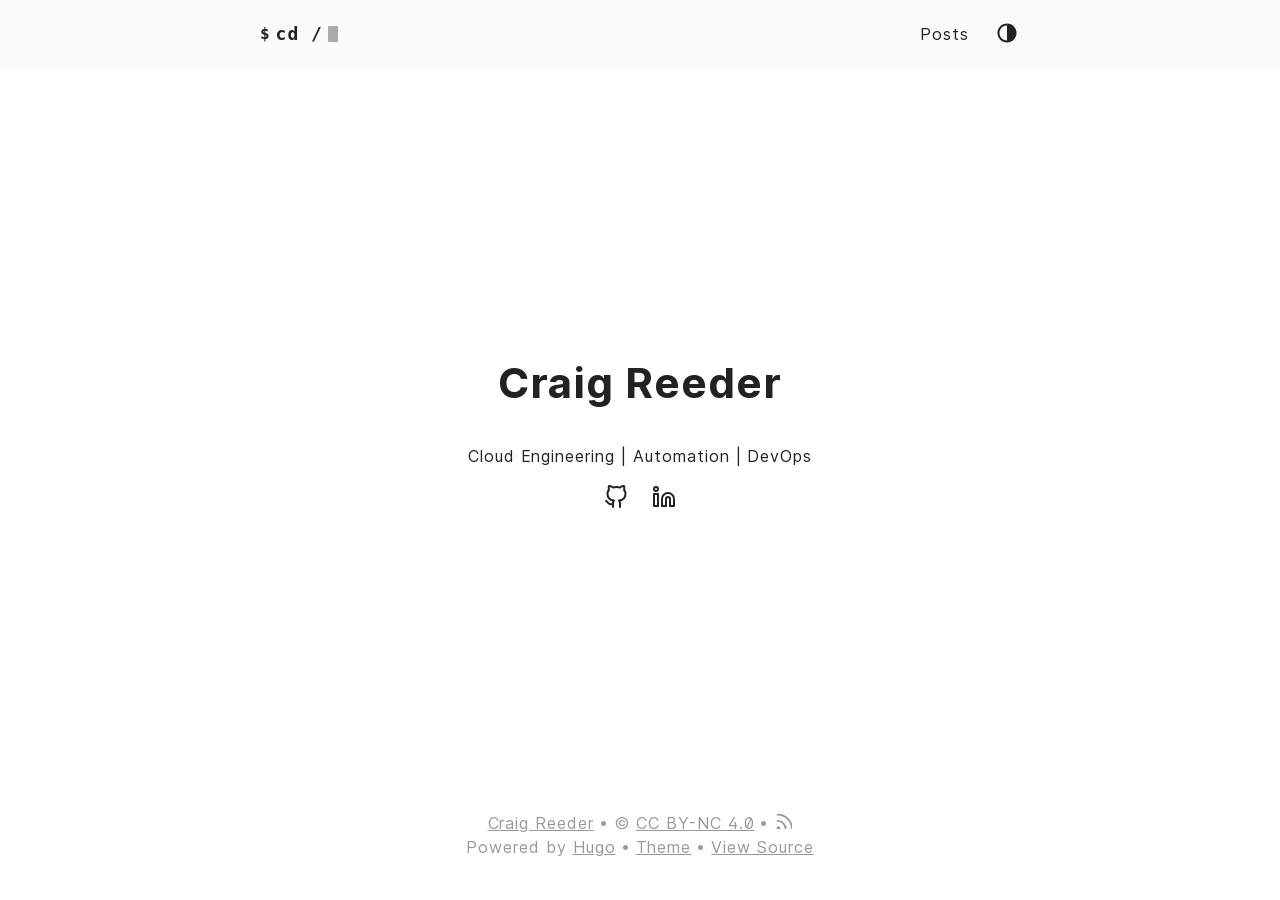
<file: index.html>
<!doctype html><html lang=en data-theme=light><head><meta name=generator content="Hugo 0.161.0"><meta charset=UTF-8><meta http-equiv=X-UA-Compatible content="ie=edge"><meta name=viewport content="width=device-width,initial-scale=1,shrink-to-fit=no"><meta name=author content="Craig Reeder "><meta name=description content="Cloud Engineering | Automation | DevOps"><meta name=keywords content="homepage,blog,devops,automation,system administration,cloud,aws,ansible,terraform,portfolio"><meta name=robots content="noodp"><meta name=theme-color content><link rel=canonical href=https://abyss.dev/><title>Craig Reeder</title><link rel=stylesheet href=/main.min.c5ee8e3b70120ed40d5149abab98e89cf073a02d7d912edf591c8bf8a8421935.css integrity="sha256-xe6OO3ASDtQNUUmrq5jonPBzoC19kS7fWRyL+KhCGTU=" crossorigin=anonymous><link rel=apple-touch-icon sizes=180x180 href=/apple-touch-icon.png><link rel=icon type=image/png sizes=32x32 href=/favicon-32x32.png><link rel=icon type=image/png sizes=16x16 href=/favicon-16x16.png><link rel=manifest href=/site.webmanifest><link rel=mask-icon href=/safari-pinned-tab.svg color><link rel="shortcut icon" href=/favicon.ico><meta name=msapplication-TileColor content><meta itemprop=name content="Craig Reeder"><meta itemprop=description content="Thoughts from a Cloud Engineer and DevOps Enthusiast"><meta itemprop=datePublished content="2020-07-22T00:00:00+00:00"><meta itemprop=dateModified content="2021-05-16T00:00:00+00:00"><meta itemprop=image content="https://cwr.io/"><meta name=twitter:card content="summary_large_image"><meta name=twitter:image content="https://cwr.io/"><meta name=twitter:title content="Craig Reeder"><meta name=twitter:description content="Thoughts from a Cloud Engineer and DevOps Enthusiast"><meta property="og:url" content="https://cwr.io/"><meta property="og:site_name" content="Craig Reeder"><meta property="og:title" content="Craig Reeder"><meta property="og:description" content="Thoughts from a Cloud Engineer and DevOps Enthusiast"><meta property="og:locale" content="en_us"><meta property="og:type" content="website"><meta property="og:image" content="https://cwr.io/"><link rel=alternate type=application/rss+xml href=https://cwr.io/index.xml title="Craig Reeder"><meta charset=UTF-8><meta http-equiv=X-UA-Compatible content="ie=edge"><meta name=viewport content="width=device-width,initial-scale=1,shrink-to-fit=no"><meta name=author content="Craig Reeder "><meta name=description content="Cloud Engineering | Automation | DevOps"><meta name=keywords content="homepage,blog,devops,automation,system administration,cloud,aws,ansible,terraform,portfolio"><meta name=robots content="noodp"><meta name=theme-color content><link rel=canonical href=https://abyss.dev/><title>Craig Reeder</title><link rel=stylesheet href=/main.min.c5ee8e3b70120ed40d5149abab98e89cf073a02d7d912edf591c8bf8a8421935.css integrity="sha256-xe6OO3ASDtQNUUmrq5jonPBzoC19kS7fWRyL+KhCGTU=" crossorigin=anonymous><link rel=apple-touch-icon sizes=180x180 href=/apple-touch-icon.png><link rel=icon type=image/png sizes=32x32 href=/favicon-32x32.png><link rel=icon type=image/png sizes=16x16 href=/favicon-16x16.png><link rel=manifest href=/site.webmanifest><link rel=mask-icon href=/safari-pinned-tab.svg color><link rel="shortcut icon" href=/favicon.ico><meta name=msapplication-TileColor content><meta itemprop=name content="Craig Reeder"><meta itemprop=description content="Thoughts from a Cloud Engineer and DevOps Enthusiast"><meta itemprop=datePublished content="2020-07-22T00:00:00+00:00"><meta itemprop=dateModified content="2021-05-16T00:00:00+00:00"><meta itemprop=image content="https://cwr.io/"><meta name=twitter:card content="summary_large_image"><meta name=twitter:image content="https://cwr.io/"><meta name=twitter:title content="Craig Reeder"><meta name=twitter:description content="Thoughts from a Cloud Engineer and DevOps Enthusiast"><meta property="og:url" content="https://cwr.io/"><meta property="og:site_name" content="Craig Reeder"><meta property="og:title" content="Craig Reeder"><meta property="og:description" content="Thoughts from a Cloud Engineer and DevOps Enthusiast"><meta property="og:locale" content="en_us"><meta property="og:type" content="website"><meta property="og:image" content="https://cwr.io/"><link rel=alternate type=application/rss+xml href=https://cwr.io/index.xml title="Craig Reeder"></head><body><div class=container><header class=header><span class=header__inner><a href=/ style=text-decoration:none><div class=logo><span class=logo__mark>$</span>
<span class=logo__text>cd /</span>
<span class=logo__cursor style=background-color:#aaa></span></div></a><span class=header__right><nav class=menu><ul class=menu__inner><li><a href=/posts>Posts</a></li></ul></nav><span class=menu-trigger><svg viewBox="0 0 24 24"><path d="M0 0h24v24H0z" fill="none"/><path d="M3 18h18v-2H3v2zm0-5h18v-2H3v2zm0-7v2h18V6H3z"/></svg>
</span><span class="theme-toggle not-selectable"><svg class="theme-toggler" width="24" height="24" viewBox="0 0 48 48" fill="none"><path d="M22 41c10.4934.0 19-8.5066 19-19C41 11.5066 32.4934 3 22 3 11.5066 3 3 11.5066 3 22s8.5066 19 19 19zM7 22C7 13.7157 13.7157 7 22 7V37C13.7157 37 7 30.2843 7 22z"/></svg></span></span></span></header><div class=content-center><main><div><h1>Craig Reeder</h1><p>Cloud Engineering | Automation | DevOps</p><div>&nbsp; <a href=https://github.com/abyss rel="me noopener" title=" Social: Github"><svg width="24" height="24" viewBox="0 0 24 24" fill="none" stroke="currentColor" stroke-width="2" stroke-linecap="round" stroke-linejoin="round"><path d="M9 19c-5 1.5-5-2.5-7-3m14 6v-3.87a3.37 3.37.0 00-.94-2.61c3.14-.35 6.44-1.54 6.44-7A5.44 5.44.0 0020 4.77 5.07 5.07.0 0019.91 1S18.73.65 16 2.48a13.38 13.38.0 00-7 0C6.27.65 5.09 1 5.09 1A5.07 5.07.0 005 4.77 5.44 5.44.0 003.5 8.55c0 5.42 3.3 6.61 6.44 7A3.37 3.37.0 009 18.13V22"/></svg></a> &nbsp;&nbsp; <a href=https://www.linkedin.com/in/craig-reeder/ rel="me noopener" title=" Social: Linkedin"><svg width="24" height="24" viewBox="0 0 24 24" fill="none" stroke="currentColor" stroke-width="2" stroke-linecap="round" stroke-linejoin="round"><path d="M16 8a6 6 0 016 6v7h-4v-7a2 2 0 00-2-2 2 2 0 00-2 2v7h-4v-7a6 6 0 016-6z"/><rect x="2" y="9" width="4" height="12"/><circle cx="4" cy="4" r="2"/></svg></a> &nbsp;</div></div></main></div><footer class=footer><div class=footer__inner><div class=footer__content><span><a href=https://cwr.io/>Craig Reeder</a></span>
<span>&copy; <a href=https://creativecommons.org/licenses/by-nc/4.0/ target=_blank rel=noopener>CC BY-NC 4.0</a></span>
<span><a href=https://cwr.io/posts/index.xml target=_blank title=rss><svg width="18" height="18" viewBox="0 0 20 20" fill="none" stroke="currentColor" stroke-width="2" stroke-linecap="round" stroke-linejoin="round" class="feather feather-rss"><path d="M4 11a9 9 0 019 9"/><path d="M4 4a16 16 0 0116 16"/><circle cx="5" cy="19" r="1"/></svg></a></span></div></div><div class=footer__inner><div class=footer__content><span>Powered by <a href=http://gohugo.io>Hugo</a></span><span><a href=https://github.com/abyss/hugo-theme-hello-abyss/>Theme</a></span><span><a href=https://github.com/abyss/abyss.dev>View Source</a></span></div></div></footer></div><script type=text/javascript src=/bundle.min.2e38cc4d60e87c209e60d65dc8d41c80f86df7e5b7dbb271e1138828fd01947fe6b0059ada907ccf2cf46d058e35cceee97aae699b4c74293cb27e7500349b1a.js integrity="sha512-LjjMTWDofCCeYNZdyNQcgPht9+W327Jx4ROIKP0BlH/msAWa2pB8zyz0bQWONczu6XquaZtMdCk8sn51ADSbGg=="></script></body></html>
</file>
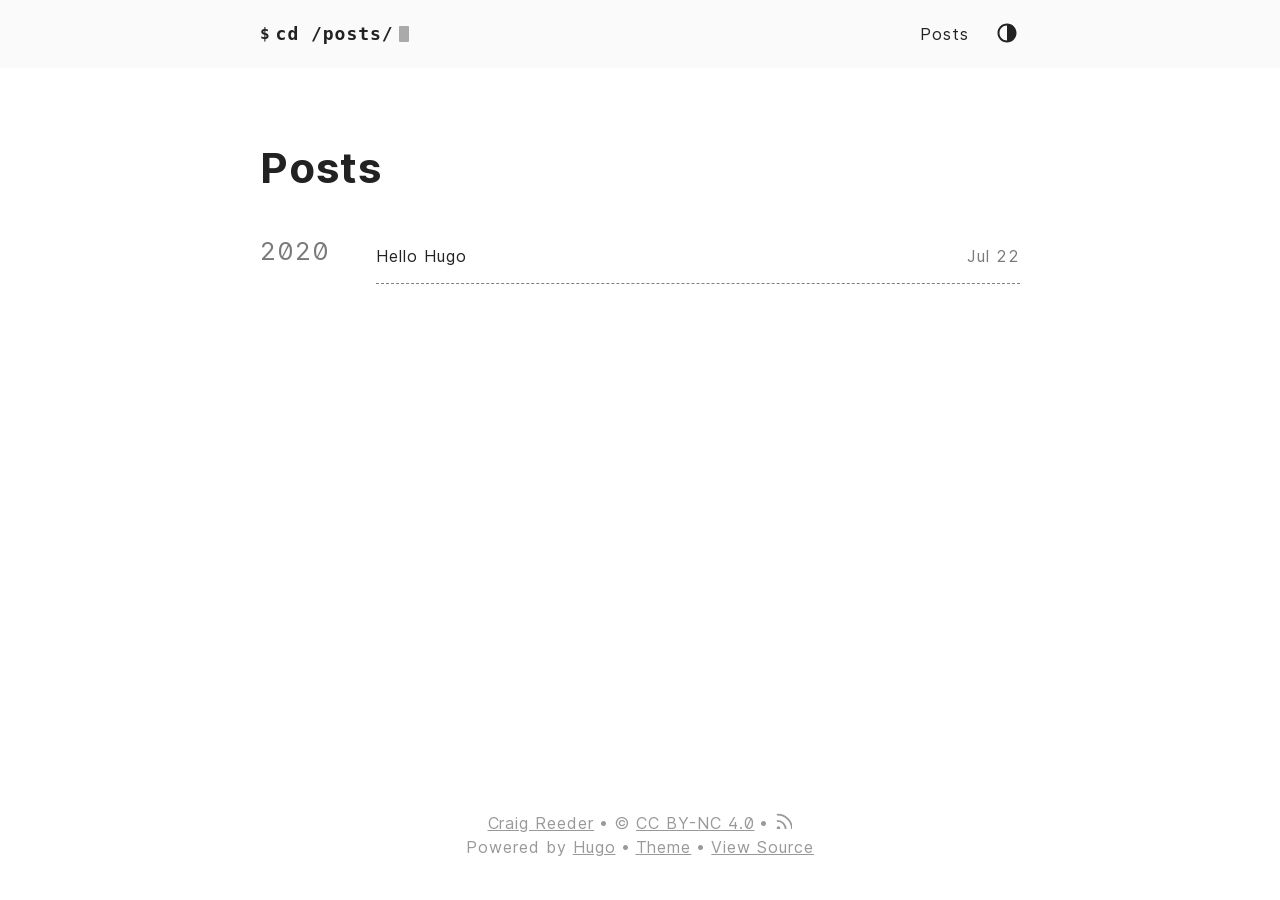
<file: posts/index.html>
<!doctype html><html lang=en data-theme=light><head><meta charset=UTF-8><meta http-equiv=X-UA-Compatible content="ie=edge"><meta name=viewport content="width=device-width,initial-scale=1,shrink-to-fit=no"><meta name=author content="Craig Reeder "><meta name=description content><meta name=keywords content="homepage,blog,devops,automation,system administration,cloud,aws,ansible,terraform,portfolio"><meta name=robots content="noodp"><meta name=theme-color content><link rel=canonical href=https://abyss.dev/posts/><title>Posts :: Craig Reeder</title><link rel=stylesheet href=/main.min.c5ee8e3b70120ed40d5149abab98e89cf073a02d7d912edf591c8bf8a8421935.css integrity="sha256-xe6OO3ASDtQNUUmrq5jonPBzoC19kS7fWRyL+KhCGTU=" crossorigin=anonymous><link rel=apple-touch-icon sizes=180x180 href=/apple-touch-icon.png><link rel=icon type=image/png sizes=32x32 href=/favicon-32x32.png><link rel=icon type=image/png sizes=16x16 href=/favicon-16x16.png><link rel=manifest href=/site.webmanifest><link rel=mask-icon href=/safari-pinned-tab.svg color><link rel="shortcut icon" href=/favicon.ico><meta name=msapplication-TileColor content><meta itemprop=name content="Posts"><meta itemprop=description content="Thoughts from a Cloud Engineer and DevOps Enthusiast"><meta itemprop=datePublished content="2020-07-22T00:00:00+00:00"><meta itemprop=dateModified content="2021-05-16T00:00:00+00:00"><meta itemprop=image content="https://cwr.io/"><meta name=twitter:card content="summary_large_image"><meta name=twitter:image content="https://cwr.io/"><meta name=twitter:title content="Posts"><meta name=twitter:description content="Thoughts from a Cloud Engineer and DevOps Enthusiast"><meta property="og:url" content="https://cwr.io/posts/"><meta property="og:site_name" content="Craig Reeder"><meta property="og:title" content="Posts"><meta property="og:description" content="Thoughts from a Cloud Engineer and DevOps Enthusiast"><meta property="og:locale" content="en_us"><meta property="og:type" content="website"><meta property="og:image" content="https://cwr.io/"><link rel=alternate type=application/rss+xml href=https://cwr.io/posts/index.xml title="Craig Reeder"><meta charset=UTF-8><meta http-equiv=X-UA-Compatible content="ie=edge"><meta name=viewport content="width=device-width,initial-scale=1,shrink-to-fit=no"><meta name=author content="Craig Reeder "><meta name=description content><meta name=keywords content="homepage,blog,devops,automation,system administration,cloud,aws,ansible,terraform,portfolio"><meta name=robots content="noodp"><meta name=theme-color content><link rel=canonical href=https://abyss.dev/posts/><title>Posts :: Craig Reeder</title><link rel=stylesheet href=/main.min.c5ee8e3b70120ed40d5149abab98e89cf073a02d7d912edf591c8bf8a8421935.css integrity="sha256-xe6OO3ASDtQNUUmrq5jonPBzoC19kS7fWRyL+KhCGTU=" crossorigin=anonymous><link rel=apple-touch-icon sizes=180x180 href=/apple-touch-icon.png><link rel=icon type=image/png sizes=32x32 href=/favicon-32x32.png><link rel=icon type=image/png sizes=16x16 href=/favicon-16x16.png><link rel=manifest href=/site.webmanifest><link rel=mask-icon href=/safari-pinned-tab.svg color><link rel="shortcut icon" href=/favicon.ico><meta name=msapplication-TileColor content><meta itemprop=name content="Posts"><meta itemprop=description content="Thoughts from a Cloud Engineer and DevOps Enthusiast"><meta itemprop=datePublished content="2020-07-22T00:00:00+00:00"><meta itemprop=dateModified content="2021-05-16T00:00:00+00:00"><meta itemprop=image content="https://cwr.io/"><meta name=twitter:card content="summary_large_image"><meta name=twitter:image content="https://cwr.io/"><meta name=twitter:title content="Posts"><meta name=twitter:description content="Thoughts from a Cloud Engineer and DevOps Enthusiast"><meta property="og:url" content="https://cwr.io/posts/"><meta property="og:site_name" content="Craig Reeder"><meta property="og:title" content="Posts"><meta property="og:description" content="Thoughts from a Cloud Engineer and DevOps Enthusiast"><meta property="og:locale" content="en_us"><meta property="og:type" content="website"><meta property="og:image" content="https://cwr.io/"><link rel=alternate type=application/rss+xml href=https://cwr.io/posts/index.xml title="Craig Reeder"></head><body><div class=container><header class=header><span class=header__inner><a href=/ style=text-decoration:none><div class=logo><span class=logo__mark>$</span>
<span class=logo__text>cd /posts/</span>
<span class=logo__cursor style=background-color:#aaa></span></div></a><span class=header__right><nav class=menu><ul class=menu__inner><li><a href=/posts>Posts</a></li></ul></nav><span class=menu-trigger><svg viewBox="0 0 24 24"><path d="M0 0h24v24H0z" fill="none"/><path d="M3 18h18v-2H3v2zm0-5h18v-2H3v2zm0-7v2h18V6H3z"/></svg>
</span><span class="theme-toggle not-selectable"><svg class="theme-toggler" width="24" height="24" viewBox="0 0 48 48" fill="none"><path d="M22 41c10.4934.0 19-8.5066 19-19C41 11.5066 32.4934 3 22 3 11.5066 3 3 11.5066 3 22s8.5066 19 19 19zM7 22C7 13.7157 13.7157 7 22 7V37C13.7157 37 7 30.2843 7 22z"/></svg></span></span></span></header><div class=content><main class=posts><h1>Posts</h1><div class=posts-group><div class=post-year>2020</div><ul class=posts-list><li class=post-item><a href=https://cwr.io/posts/hello-hugo/ class=post-item-inner><span class=post-title>Hello Hugo</span>
<span class=post-day>Jul 22</span></a></li></ul></div><div class=pagination><div class=pagination__buttons></div></div></main></div><footer class=footer><div class=footer__inner><div class=footer__content><span><a href=https://cwr.io/>Craig Reeder</a></span>
<span>&copy; <a href=https://creativecommons.org/licenses/by-nc/4.0/ target=_blank rel=noopener>CC BY-NC 4.0</a></span>
<span><a href=https://cwr.io/posts/index.xml target=_blank title=rss><svg width="18" height="18" viewBox="0 0 20 20" fill="none" stroke="currentColor" stroke-width="2" stroke-linecap="round" stroke-linejoin="round" class="feather feather-rss"><path d="M4 11a9 9 0 019 9"/><path d="M4 4a16 16 0 0116 16"/><circle cx="5" cy="19" r="1"/></svg></a></span></div></div><div class=footer__inner><div class=footer__content><span>Powered by <a href=http://gohugo.io>Hugo</a></span><span><a href=https://github.com/abyss/hugo-theme-hello-abyss/>Theme</a></span><span><a href=https://github.com/abyss/abyss.dev>View Source</a></span></div></div></footer></div><script type=text/javascript src=/bundle.min.2e38cc4d60e87c209e60d65dc8d41c80f86df7e5b7dbb271e1138828fd01947fe6b0059ada907ccf2cf46d058e35cceee97aae699b4c74293cb27e7500349b1a.js integrity="sha512-LjjMTWDofCCeYNZdyNQcgPht9+W327Jx4ROIKP0BlH/msAWa2pB8zyz0bQWONczu6XquaZtMdCk8sn51ADSbGg=="></script></body></html>
</file>
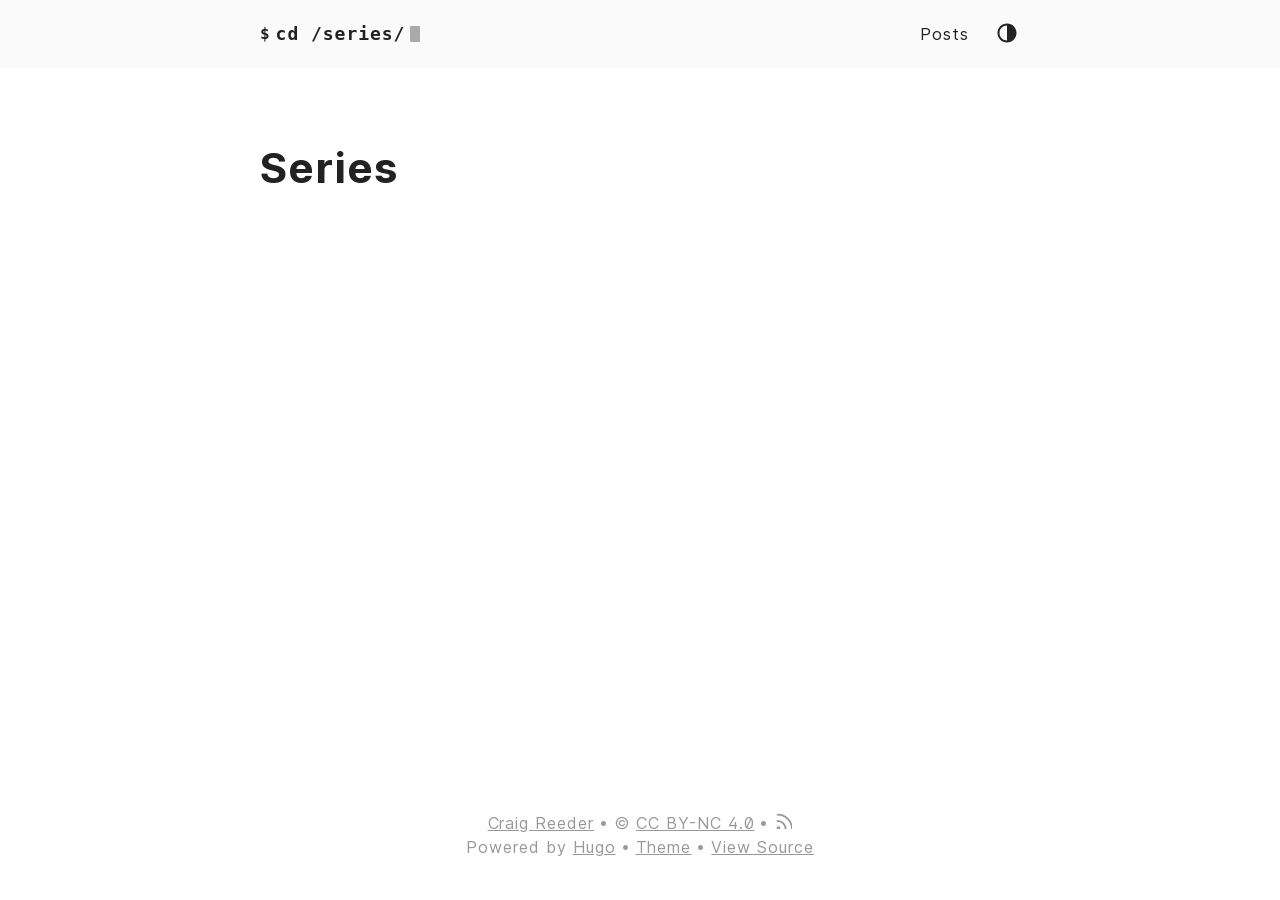
<file: series/index.html>
<!doctype html><html lang=en data-theme=light><head><meta charset=UTF-8><meta http-equiv=X-UA-Compatible content="ie=edge"><meta name=viewport content="width=device-width,initial-scale=1,shrink-to-fit=no"><meta name=author content="Craig Reeder "><meta name=description content><meta name=keywords content="homepage,blog,devops,automation,system administration,cloud,aws,ansible,terraform,portfolio"><meta name=robots content="noodp"><meta name=theme-color content><link rel=canonical href=https://abyss.dev/series/><title>Series :: Craig Reeder</title><link rel=stylesheet href=/main.min.c5ee8e3b70120ed40d5149abab98e89cf073a02d7d912edf591c8bf8a8421935.css integrity="sha256-xe6OO3ASDtQNUUmrq5jonPBzoC19kS7fWRyL+KhCGTU=" crossorigin=anonymous><link rel=apple-touch-icon sizes=180x180 href=/apple-touch-icon.png><link rel=icon type=image/png sizes=32x32 href=/favicon-32x32.png><link rel=icon type=image/png sizes=16x16 href=/favicon-16x16.png><link rel=manifest href=/site.webmanifest><link rel=mask-icon href=/safari-pinned-tab.svg color><link rel="shortcut icon" href=/favicon.ico><meta name=msapplication-TileColor content><meta itemprop=name content="Series"><meta itemprop=description content="Thoughts from a Cloud Engineer and DevOps Enthusiast"><meta itemprop=image content="https://cwr.io/"><meta name=twitter:card content="summary_large_image"><meta name=twitter:image content="https://cwr.io/"><meta name=twitter:title content="Series"><meta name=twitter:description content="Thoughts from a Cloud Engineer and DevOps Enthusiast"><meta property="og:url" content="https://cwr.io/series/"><meta property="og:site_name" content="Craig Reeder"><meta property="og:title" content="Series"><meta property="og:description" content="Thoughts from a Cloud Engineer and DevOps Enthusiast"><meta property="og:locale" content="en_us"><meta property="og:type" content="website"><meta property="og:image" content="https://cwr.io/"><link rel=alternate type=application/rss+xml href=https://cwr.io/series/index.xml title="Craig Reeder"><meta charset=UTF-8><meta http-equiv=X-UA-Compatible content="ie=edge"><meta name=viewport content="width=device-width,initial-scale=1,shrink-to-fit=no"><meta name=author content="Craig Reeder "><meta name=description content><meta name=keywords content="homepage,blog,devops,automation,system administration,cloud,aws,ansible,terraform,portfolio"><meta name=robots content="noodp"><meta name=theme-color content><link rel=canonical href=https://abyss.dev/series/><title>Series :: Craig Reeder</title><link rel=stylesheet href=/main.min.c5ee8e3b70120ed40d5149abab98e89cf073a02d7d912edf591c8bf8a8421935.css integrity="sha256-xe6OO3ASDtQNUUmrq5jonPBzoC19kS7fWRyL+KhCGTU=" crossorigin=anonymous><link rel=apple-touch-icon sizes=180x180 href=/apple-touch-icon.png><link rel=icon type=image/png sizes=32x32 href=/favicon-32x32.png><link rel=icon type=image/png sizes=16x16 href=/favicon-16x16.png><link rel=manifest href=/site.webmanifest><link rel=mask-icon href=/safari-pinned-tab.svg color><link rel="shortcut icon" href=/favicon.ico><meta name=msapplication-TileColor content><meta itemprop=name content="Series"><meta itemprop=description content="Thoughts from a Cloud Engineer and DevOps Enthusiast"><meta itemprop=image content="https://cwr.io/"><meta name=twitter:card content="summary_large_image"><meta name=twitter:image content="https://cwr.io/"><meta name=twitter:title content="Series"><meta name=twitter:description content="Thoughts from a Cloud Engineer and DevOps Enthusiast"><meta property="og:url" content="https://cwr.io/series/"><meta property="og:site_name" content="Craig Reeder"><meta property="og:title" content="Series"><meta property="og:description" content="Thoughts from a Cloud Engineer and DevOps Enthusiast"><meta property="og:locale" content="en_us"><meta property="og:type" content="website"><meta property="og:image" content="https://cwr.io/"><link rel=alternate type=application/rss+xml href=https://cwr.io/series/index.xml title="Craig Reeder"></head><body><div class=container><header class=header><span class=header__inner><a href=/ style=text-decoration:none><div class=logo><span class=logo__mark>$</span>
<span class=logo__text>cd /series/</span>
<span class=logo__cursor style=background-color:#aaa></span></div></a><span class=header__right><nav class=menu><ul class=menu__inner><li><a href=/posts>Posts</a></li></ul></nav><span class=menu-trigger><svg viewBox="0 0 24 24"><path d="M0 0h24v24H0z" fill="none"/><path d="M3 18h18v-2H3v2zm0-5h18v-2H3v2zm0-7v2h18V6H3z"/></svg>
</span><span class="theme-toggle not-selectable"><svg class="theme-toggler" width="24" height="24" viewBox="0 0 48 48" fill="none"><path d="M22 41c10.4934.0 19-8.5066 19-19C41 11.5066 32.4934 3 22 3 11.5066 3 3 11.5066 3 22s8.5066 19 19 19zM7 22C7 13.7157 13.7157 7 22 7V37C13.7157 37 7 30.2843 7 22z"/></svg></span></span></span></header><div class=content><main class=posts><h1>Series</h1><div class=pagination><div class=pagination__buttons></div></div></main></div><footer class=footer><div class=footer__inner><div class=footer__content><span><a href=https://cwr.io/>Craig Reeder</a></span>
<span>&copy; <a href=https://creativecommons.org/licenses/by-nc/4.0/ target=_blank rel=noopener>CC BY-NC 4.0</a></span>
<span><a href=https://cwr.io/posts/index.xml target=_blank title=rss><svg width="18" height="18" viewBox="0 0 20 20" fill="none" stroke="currentColor" stroke-width="2" stroke-linecap="round" stroke-linejoin="round" class="feather feather-rss"><path d="M4 11a9 9 0 019 9"/><path d="M4 4a16 16 0 0116 16"/><circle cx="5" cy="19" r="1"/></svg></a></span></div></div><div class=footer__inner><div class=footer__content><span>Powered by <a href=http://gohugo.io>Hugo</a></span><span><a href=https://github.com/abyss/hugo-theme-hello-abyss/>Theme</a></span><span><a href=https://github.com/abyss/abyss.dev>View Source</a></span></div></div></footer></div><script type=text/javascript src=/bundle.min.2e38cc4d60e87c209e60d65dc8d41c80f86df7e5b7dbb271e1138828fd01947fe6b0059ada907ccf2cf46d058e35cceee97aae699b4c74293cb27e7500349b1a.js integrity="sha512-LjjMTWDofCCeYNZdyNQcgPht9+W327Jx4ROIKP0BlH/msAWa2pB8zyz0bQWONczu6XquaZtMdCk8sn51ADSbGg=="></script></body></html>
</file>
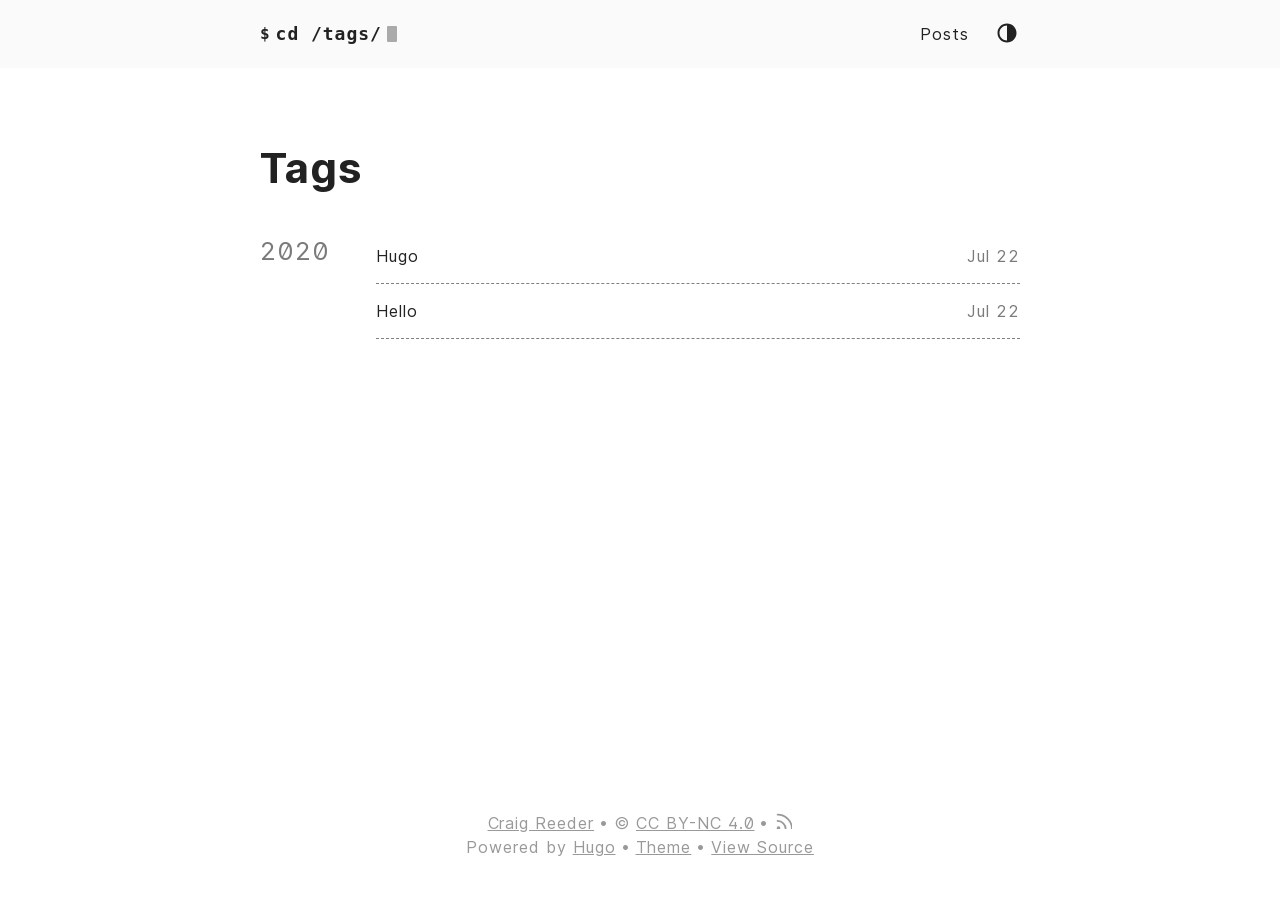
<file: tags/index.html>
<!doctype html><html lang=en data-theme=light><head><meta charset=UTF-8><meta http-equiv=X-UA-Compatible content="ie=edge"><meta name=viewport content="width=device-width,initial-scale=1,shrink-to-fit=no"><meta name=author content="Craig Reeder "><meta name=description content><meta name=keywords content="homepage,blog,devops,automation,system administration,cloud,aws,ansible,terraform,portfolio"><meta name=robots content="noodp"><meta name=theme-color content><link rel=canonical href=https://abyss.dev/tags/><title>Tags :: Craig Reeder</title><link rel=stylesheet href=/main.min.c5ee8e3b70120ed40d5149abab98e89cf073a02d7d912edf591c8bf8a8421935.css integrity="sha256-xe6OO3ASDtQNUUmrq5jonPBzoC19kS7fWRyL+KhCGTU=" crossorigin=anonymous><link rel=apple-touch-icon sizes=180x180 href=/apple-touch-icon.png><link rel=icon type=image/png sizes=32x32 href=/favicon-32x32.png><link rel=icon type=image/png sizes=16x16 href=/favicon-16x16.png><link rel=manifest href=/site.webmanifest><link rel=mask-icon href=/safari-pinned-tab.svg color><link rel="shortcut icon" href=/favicon.ico><meta name=msapplication-TileColor content><meta itemprop=name content="Tags"><meta itemprop=description content="Thoughts from a Cloud Engineer and DevOps Enthusiast"><meta itemprop=datePublished content="2020-07-22T00:00:00+00:00"><meta itemprop=dateModified content="2021-05-16T00:00:00+00:00"><meta itemprop=image content="https://cwr.io/"><meta name=twitter:card content="summary_large_image"><meta name=twitter:image content="https://cwr.io/"><meta name=twitter:title content="Tags"><meta name=twitter:description content="Thoughts from a Cloud Engineer and DevOps Enthusiast"><meta property="og:url" content="https://cwr.io/tags/"><meta property="og:site_name" content="Craig Reeder"><meta property="og:title" content="Tags"><meta property="og:description" content="Thoughts from a Cloud Engineer and DevOps Enthusiast"><meta property="og:locale" content="en_us"><meta property="og:type" content="website"><meta property="og:image" content="https://cwr.io/"><link rel=alternate type=application/rss+xml href=https://cwr.io/tags/index.xml title="Craig Reeder"><meta charset=UTF-8><meta http-equiv=X-UA-Compatible content="ie=edge"><meta name=viewport content="width=device-width,initial-scale=1,shrink-to-fit=no"><meta name=author content="Craig Reeder "><meta name=description content><meta name=keywords content="homepage,blog,devops,automation,system administration,cloud,aws,ansible,terraform,portfolio"><meta name=robots content="noodp"><meta name=theme-color content><link rel=canonical href=https://abyss.dev/tags/><title>Tags :: Craig Reeder</title><link rel=stylesheet href=/main.min.c5ee8e3b70120ed40d5149abab98e89cf073a02d7d912edf591c8bf8a8421935.css integrity="sha256-xe6OO3ASDtQNUUmrq5jonPBzoC19kS7fWRyL+KhCGTU=" crossorigin=anonymous><link rel=apple-touch-icon sizes=180x180 href=/apple-touch-icon.png><link rel=icon type=image/png sizes=32x32 href=/favicon-32x32.png><link rel=icon type=image/png sizes=16x16 href=/favicon-16x16.png><link rel=manifest href=/site.webmanifest><link rel=mask-icon href=/safari-pinned-tab.svg color><link rel="shortcut icon" href=/favicon.ico><meta name=msapplication-TileColor content><meta itemprop=name content="Tags"><meta itemprop=description content="Thoughts from a Cloud Engineer and DevOps Enthusiast"><meta itemprop=datePublished content="2020-07-22T00:00:00+00:00"><meta itemprop=dateModified content="2021-05-16T00:00:00+00:00"><meta itemprop=image content="https://cwr.io/"><meta name=twitter:card content="summary_large_image"><meta name=twitter:image content="https://cwr.io/"><meta name=twitter:title content="Tags"><meta name=twitter:description content="Thoughts from a Cloud Engineer and DevOps Enthusiast"><meta property="og:url" content="https://cwr.io/tags/"><meta property="og:site_name" content="Craig Reeder"><meta property="og:title" content="Tags"><meta property="og:description" content="Thoughts from a Cloud Engineer and DevOps Enthusiast"><meta property="og:locale" content="en_us"><meta property="og:type" content="website"><meta property="og:image" content="https://cwr.io/"><link rel=alternate type=application/rss+xml href=https://cwr.io/tags/index.xml title="Craig Reeder"></head><body><div class=container><header class=header><span class=header__inner><a href=/ style=text-decoration:none><div class=logo><span class=logo__mark>$</span>
<span class=logo__text>cd /tags/</span>
<span class=logo__cursor style=background-color:#aaa></span></div></a><span class=header__right><nav class=menu><ul class=menu__inner><li><a href=/posts>Posts</a></li></ul></nav><span class=menu-trigger><svg viewBox="0 0 24 24"><path d="M0 0h24v24H0z" fill="none"/><path d="M3 18h18v-2H3v2zm0-5h18v-2H3v2zm0-7v2h18V6H3z"/></svg>
</span><span class="theme-toggle not-selectable"><svg class="theme-toggler" width="24" height="24" viewBox="0 0 48 48" fill="none"><path d="M22 41c10.4934.0 19-8.5066 19-19C41 11.5066 32.4934 3 22 3 11.5066 3 3 11.5066 3 22s8.5066 19 19 19zM7 22C7 13.7157 13.7157 7 22 7V37C13.7157 37 7 30.2843 7 22z"/></svg></span></span></span></header><div class=content><main class=posts><h1>Tags</h1><div class=posts-group><div class=post-year>2020</div><ul class=posts-list><li class=post-item><a href=https://cwr.io/tags/hugo/ class=post-item-inner><span class=post-title>Hugo</span>
<span class=post-day>Jul 22</span></a></li><li class=post-item><a href=https://cwr.io/tags/hello/ class=post-item-inner><span class=post-title>Hello</span>
<span class=post-day>Jul 22</span></a></li></ul></div><div class=pagination><div class=pagination__buttons></div></div></main></div><footer class=footer><div class=footer__inner><div class=footer__content><span><a href=https://cwr.io/>Craig Reeder</a></span>
<span>&copy; <a href=https://creativecommons.org/licenses/by-nc/4.0/ target=_blank rel=noopener>CC BY-NC 4.0</a></span>
<span><a href=https://cwr.io/posts/index.xml target=_blank title=rss><svg width="18" height="18" viewBox="0 0 20 20" fill="none" stroke="currentColor" stroke-width="2" stroke-linecap="round" stroke-linejoin="round" class="feather feather-rss"><path d="M4 11a9 9 0 019 9"/><path d="M4 4a16 16 0 0116 16"/><circle cx="5" cy="19" r="1"/></svg></a></span></div></div><div class=footer__inner><div class=footer__content><span>Powered by <a href=http://gohugo.io>Hugo</a></span><span><a href=https://github.com/abyss/hugo-theme-hello-abyss/>Theme</a></span><span><a href=https://github.com/abyss/abyss.dev>View Source</a></span></div></div></footer></div><script type=text/javascript src=/bundle.min.2e38cc4d60e87c209e60d65dc8d41c80f86df7e5b7dbb271e1138828fd01947fe6b0059ada907ccf2cf46d058e35cceee97aae699b4c74293cb27e7500349b1a.js integrity="sha512-LjjMTWDofCCeYNZdyNQcgPht9+W327Jx4ROIKP0BlH/msAWa2pB8zyz0bQWONczu6XquaZtMdCk8sn51ADSbGg=="></script></body></html>
</file>
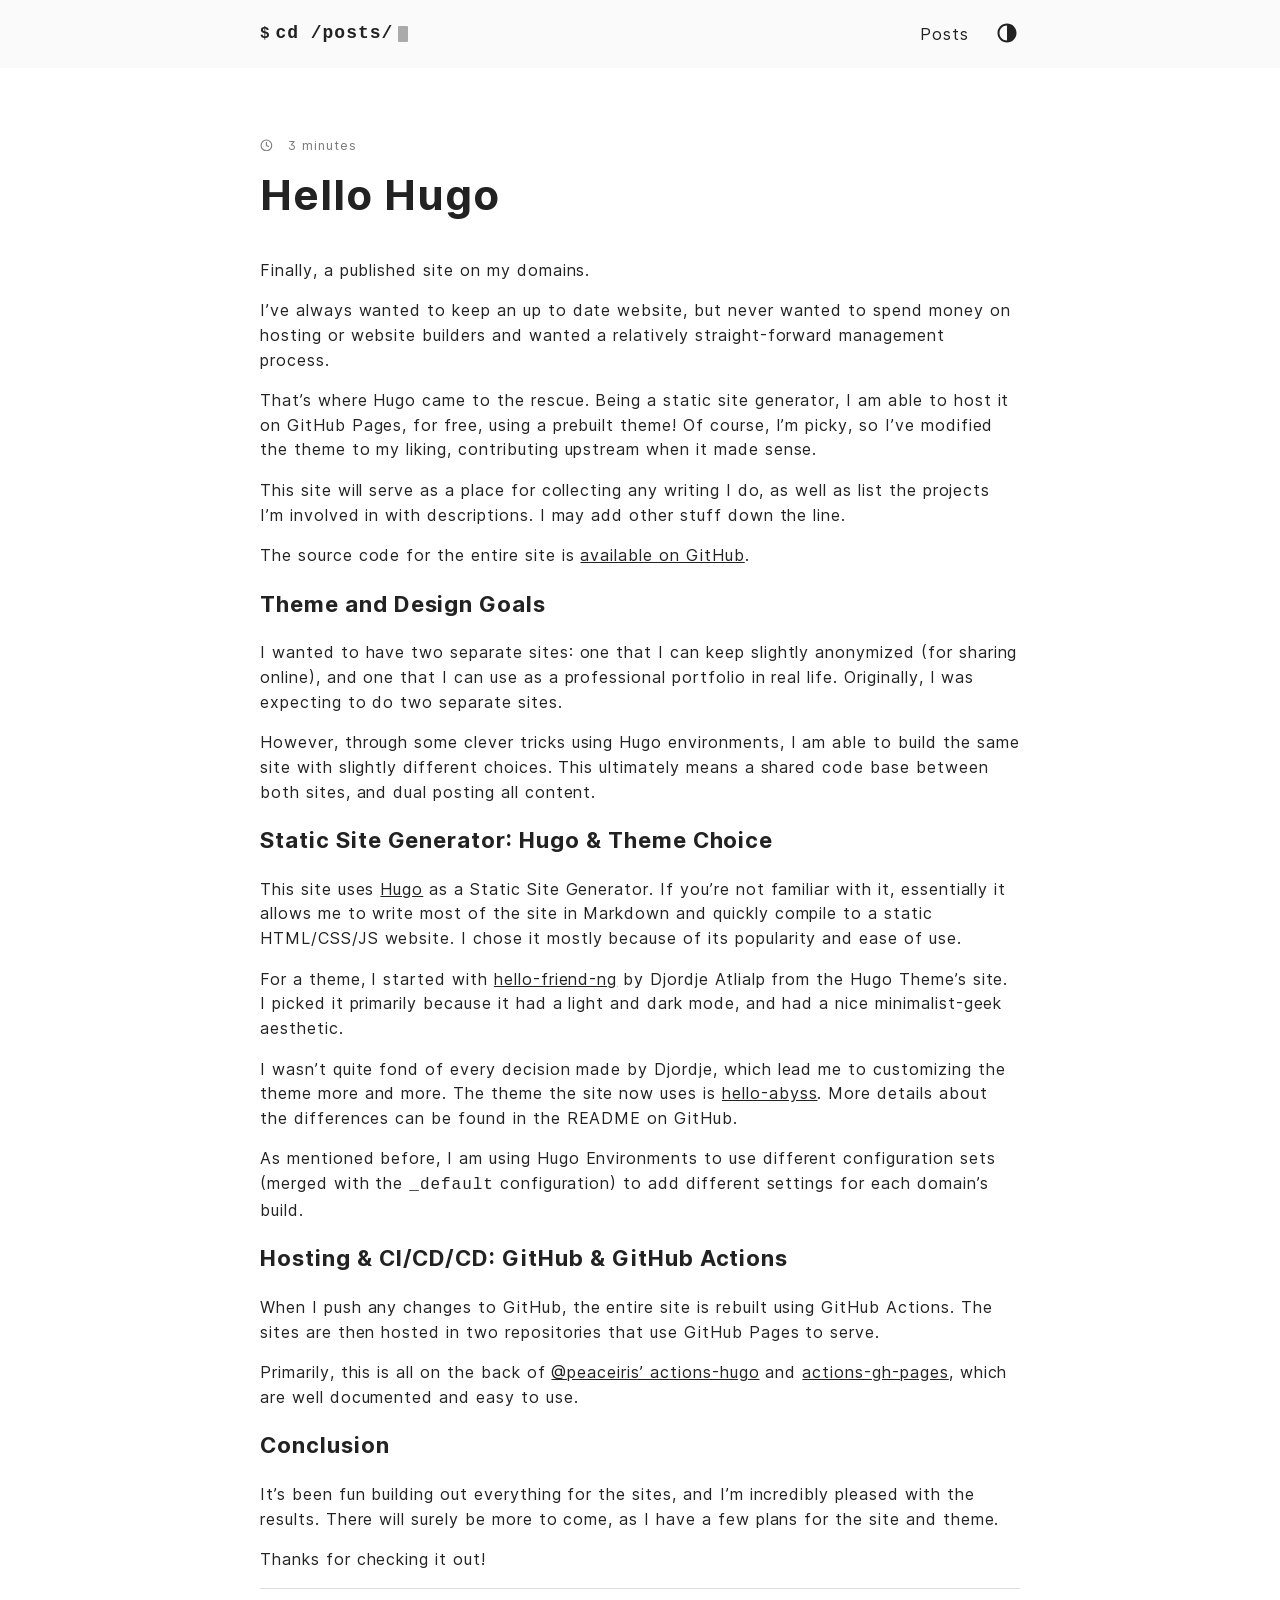
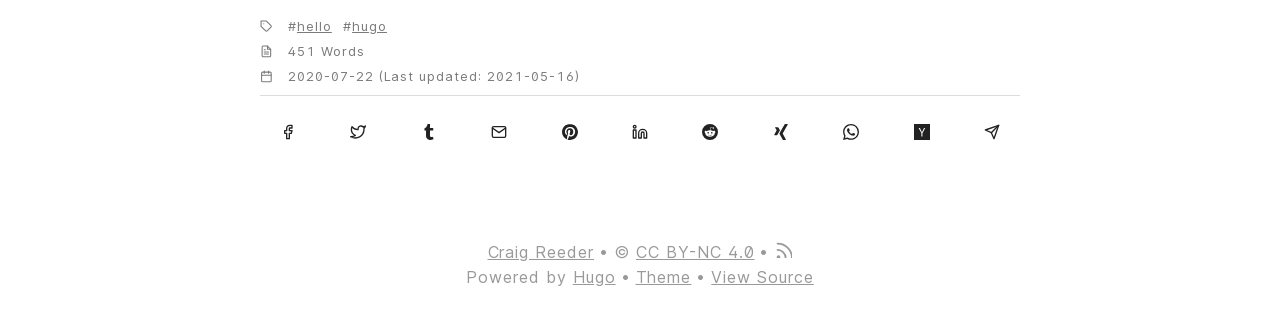
<file: posts/hello-hugo/index.html>
<!doctype html><html lang=en data-theme=light><head><meta charset=UTF-8><meta http-equiv=X-UA-Compatible content="ie=edge"><meta name=viewport content="width=device-width,initial-scale=1,shrink-to-fit=no"><meta name=author content="Craig Reeder "><meta name=description content="Finally, a published site on my domains.
I&rsquo;ve always wanted to keep an up to date website, but never wanted to spend money on hosting or website builders and wanted a relatively straight-forward management process.
That&rsquo;s where Hugo came to the rescue. Being a static site generator, I am able to host it on GitHub Pages, for free, using a prebuilt theme! Of course, I&rsquo;m picky, so I&rsquo;ve modified the theme to my liking, contributing upstream when it made sense.
"><meta name=keywords content="homepage,blog,devops,automation,system administration,cloud,aws,ansible,terraform,portfolio,hello,hugo"><meta name=robots content="noodp"><meta name=theme-color content><link rel=canonical href=https://abyss.dev/posts/hello-hugo/><title>Hello Hugo :: Craig Reeder</title><link rel=stylesheet href=/main.min.c5ee8e3b70120ed40d5149abab98e89cf073a02d7d912edf591c8bf8a8421935.css integrity="sha256-xe6OO3ASDtQNUUmrq5jonPBzoC19kS7fWRyL+KhCGTU=" crossorigin=anonymous><link rel=apple-touch-icon sizes=180x180 href=/apple-touch-icon.png><link rel=icon type=image/png sizes=32x32 href=/favicon-32x32.png><link rel=icon type=image/png sizes=16x16 href=/favicon-16x16.png><link rel=manifest href=/site.webmanifest><link rel=mask-icon href=/safari-pinned-tab.svg color><link rel="shortcut icon" href=/favicon.ico><meta name=msapplication-TileColor content><meta itemprop=name content="Hello Hugo"><meta itemprop=description content="Finally, a published site on my domains.
I’ve always wanted to keep an up to date website, but never wanted to spend money on hosting or website builders and wanted a relatively straight-forward management process.
That’s where Hugo came to the rescue. Being a static site generator, I am able to host it on GitHub Pages, for free, using a prebuilt theme! Of course, I’m picky, so I’ve modified the theme to my liking, contributing upstream when it made sense."><meta itemprop=datePublished content="2020-07-22T00:00:00+00:00"><meta itemprop=dateModified content="2021-05-16T00:00:00+00:00"><meta itemprop=wordCount content="451"><meta itemprop=image content="https://cwr.io/"><meta itemprop=keywords content="Hello,Hugo"><meta name=twitter:card content="summary_large_image"><meta name=twitter:image content="https://cwr.io/"><meta name=twitter:title content="Hello Hugo"><meta name=twitter:description content="Finally, a published site on my domains.
I’ve always wanted to keep an up to date website, but never wanted to spend money on hosting or website builders and wanted a relatively straight-forward management process.
That’s where Hugo came to the rescue. Being a static site generator, I am able to host it on GitHub Pages, for free, using a prebuilt theme! Of course, I’m picky, so I’ve modified the theme to my liking, contributing upstream when it made sense."><meta property="og:url" content="https://cwr.io/posts/hello-hugo/"><meta property="og:site_name" content="Craig Reeder"><meta property="og:title" content="Hello Hugo"><meta property="og:description" content="Finally, a published site on my domains.
I’ve always wanted to keep an up to date website, but never wanted to spend money on hosting or website builders and wanted a relatively straight-forward management process.
That’s where Hugo came to the rescue. Being a static site generator, I am able to host it on GitHub Pages, for free, using a prebuilt theme! Of course, I’m picky, so I’ve modified the theme to my liking, contributing upstream when it made sense."><meta property="og:locale" content="en_us"><meta property="og:type" content="article"><meta property="article:section" content="posts"><meta property="article:published_time" content="2020-07-22T00:00:00+00:00"><meta property="article:modified_time" content="2021-05-16T00:00:00+00:00"><meta property="article:tag" content="Hello"><meta property="article:tag" content="Hugo"><meta property="og:image" content="https://cwr.io/"><meta property="article:published_time" content="2020-07-22 00:00:00 +0000 UTC"><meta charset=UTF-8><meta http-equiv=X-UA-Compatible content="ie=edge"><meta name=viewport content="width=device-width,initial-scale=1,shrink-to-fit=no"><meta name=author content="Craig Reeder "><meta name=description content="Finally, a published site on my domains.
I&rsquo;ve always wanted to keep an up to date website, but never wanted to spend money on hosting or website builders and wanted a relatively straight-forward management process.
That&rsquo;s where Hugo came to the rescue. Being a static site generator, I am able to host it on GitHub Pages, for free, using a prebuilt theme! Of course, I&rsquo;m picky, so I&rsquo;ve modified the theme to my liking, contributing upstream when it made sense.
"><meta name=keywords content="homepage,blog,devops,automation,system administration,cloud,aws,ansible,terraform,portfolio,hello,hugo"><meta name=robots content="noodp"><meta name=theme-color content><link rel=canonical href=https://abyss.dev/posts/hello-hugo/><title>Hello Hugo :: Craig Reeder</title><link rel=stylesheet href=/main.min.c5ee8e3b70120ed40d5149abab98e89cf073a02d7d912edf591c8bf8a8421935.css integrity="sha256-xe6OO3ASDtQNUUmrq5jonPBzoC19kS7fWRyL+KhCGTU=" crossorigin=anonymous><link rel=apple-touch-icon sizes=180x180 href=/apple-touch-icon.png><link rel=icon type=image/png sizes=32x32 href=/favicon-32x32.png><link rel=icon type=image/png sizes=16x16 href=/favicon-16x16.png><link rel=manifest href=/site.webmanifest><link rel=mask-icon href=/safari-pinned-tab.svg color><link rel="shortcut icon" href=/favicon.ico><meta name=msapplication-TileColor content><meta itemprop=name content="Hello Hugo"><meta itemprop=description content="Finally, a published site on my domains.
I’ve always wanted to keep an up to date website, but never wanted to spend money on hosting or website builders and wanted a relatively straight-forward management process.
That’s where Hugo came to the rescue. Being a static site generator, I am able to host it on GitHub Pages, for free, using a prebuilt theme! Of course, I’m picky, so I’ve modified the theme to my liking, contributing upstream when it made sense."><meta itemprop=datePublished content="2020-07-22T00:00:00+00:00"><meta itemprop=dateModified content="2021-05-16T00:00:00+00:00"><meta itemprop=wordCount content="451"><meta itemprop=image content="https://cwr.io/"><meta itemprop=keywords content="Hello,Hugo"><meta name=twitter:card content="summary_large_image"><meta name=twitter:image content="https://cwr.io/"><meta name=twitter:title content="Hello Hugo"><meta name=twitter:description content="Finally, a published site on my domains.
I’ve always wanted to keep an up to date website, but never wanted to spend money on hosting or website builders and wanted a relatively straight-forward management process.
That’s where Hugo came to the rescue. Being a static site generator, I am able to host it on GitHub Pages, for free, using a prebuilt theme! Of course, I’m picky, so I’ve modified the theme to my liking, contributing upstream when it made sense."><meta property="og:url" content="https://cwr.io/posts/hello-hugo/"><meta property="og:site_name" content="Craig Reeder"><meta property="og:title" content="Hello Hugo"><meta property="og:description" content="Finally, a published site on my domains.
I’ve always wanted to keep an up to date website, but never wanted to spend money on hosting or website builders and wanted a relatively straight-forward management process.
That’s where Hugo came to the rescue. Being a static site generator, I am able to host it on GitHub Pages, for free, using a prebuilt theme! Of course, I’m picky, so I’ve modified the theme to my liking, contributing upstream when it made sense."><meta property="og:locale" content="en_us"><meta property="og:type" content="article"><meta property="article:section" content="posts"><meta property="article:published_time" content="2020-07-22T00:00:00+00:00"><meta property="article:modified_time" content="2021-05-16T00:00:00+00:00"><meta property="article:tag" content="Hello"><meta property="article:tag" content="Hugo"><meta property="og:image" content="https://cwr.io/"><meta property="article:published_time" content="2020-07-22 00:00:00 +0000 UTC"></head><body><div class=container><header class=header><span class=header__inner><a href=/ style=text-decoration:none><div class=logo><span class=logo__mark>$</span>
<span class=logo__text>cd /posts/</span>
<span class=logo__cursor style=background-color:#aaa></span></div></a><span class=header__right><nav class=menu><ul class=menu__inner><li><a href=/posts>Posts</a></li></ul></nav><span class=menu-trigger><svg viewBox="0 0 24 24"><path d="M0 0h24v24H0z" fill="none"/><path d="M3 18h18v-2H3v2zm0-5h18v-2H3v2zm0-7v2h18V6H3z"/></svg>
</span><span class="theme-toggle not-selectable"><svg class="theme-toggler" width="24" height="24" viewBox="0 0 48 48" fill="none"><path d="M22 41c10.4934.0 19-8.5066 19-19C41 11.5066 32.4934 3 22 3 11.5066 3 3 11.5066 3 22s8.5066 19 19 19zM7 22C7 13.7157 13.7157 7 22 7V37C13.7157 37 7 30.2843 7 22z"/></svg></span></span></span></header><div class=content><main class=post><div class=post-info><p><svg width="24" height="24" viewBox="0 0 24 24" fill="none" stroke="currentColor" stroke-width="2" stroke-linecap="round" stroke-linejoin="round" class="feather feather-clock"><circle cx="12" cy="12" r="10"/><polyline points="12 6 12 12 16 14"/></svg>
3 minutes</p></div><article><h1 class=post-title><a href=https://cwr.io/posts/hello-hugo/>Hello Hugo</a></h1><div class=post-content><p>Finally, a published site on my domains.</p><p>I&rsquo;ve always wanted to keep an up to date website, but never wanted to spend money on hosting or website builders and wanted a relatively straight-forward management process.</p><p>That&rsquo;s where Hugo came to the rescue. Being a static site generator, I am able to host it on GitHub Pages, for free, using a prebuilt theme! Of course, I&rsquo;m picky, so I&rsquo;ve modified the theme to my liking, contributing upstream when it made sense.</p><p>This site will serve as a place for collecting any writing I do, as well as list the projects I&rsquo;m involved in with descriptions. I may add other stuff down the line.</p><p>The source code for the entire site is <a href=https://github.com/abyss/abyss.dev>available on GitHub</a>.</p><h3 id=theme-and-design-goals>Theme and Design Goals</h3><p>I wanted to have two separate sites: one that I can keep slightly anonymized (for sharing online), and one that I can use as a professional portfolio in real life. Originally, I was expecting to do two separate sites.</p><p>However, through some clever tricks using Hugo environments, I am able to build the same site with slightly different choices. This ultimately means a shared code base between both sites, and dual posting all content.</p><h3 id=static-site-generator-hugo--theme-choice>Static Site Generator: Hugo & Theme Choice</h3><p>This site uses <a href=https://gohugo.io/>Hugo</a> as a Static Site Generator. If you&rsquo;re not familiar with it, essentially it allows me to write most of the site in Markdown and quickly compile to a static HTML/CSS/JS website. I chose it mostly because of its popularity and ease of use.</p><p>For a theme, I started with <a href=https://github.com/rhazdon/hugo-theme-hello-friend-ng>hello-friend-ng</a> by Djordje Atlialp from the Hugo Theme&rsquo;s site. I picked it primarily because it had a light and dark mode, and had a nice minimalist-geek aesthetic.</p><p>I wasn&rsquo;t quite fond of every decision made by Djordje, which lead me to customizing the theme more and more. The theme the site now uses is <a href=https://github.com/abyss/hugo-theme-hello-abyss>hello-abyss</a>. More details about the differences can be found in the README on GitHub.</p><p>As mentioned before, I am using Hugo Environments to use different configuration sets (merged with the <code>_default</code> configuration) to add different settings for each domain&rsquo;s build.</p><h3 id=hosting--cicdcd-github--github-actions>Hosting & CI/CD/CD: GitHub & GitHub Actions</h3><p>When I push any changes to GitHub, the entire site is rebuilt using GitHub Actions. The sites are then hosted in two repositories that use GitHub Pages to serve.</p><p>Primarily, this is all on the back of <a href=https://github.com/peaceiris/actions-hugo>@peaceiris&rsquo; actions-hugo</a> and <a href=https://github.com/peaceiris/actions-gh-pages>actions-gh-pages</a>, which are well documented and easy to use.</p><h3 id=conclusion>Conclusion</h3><p>It&rsquo;s been fun building out everything for the sites, and I&rsquo;m incredibly pleased with the results. There will surely be more to come, as I have a few plans for the site and theme.</p><p>Thanks for checking it out!</p></div></article><hr><div class=post-info><p><svg width="24" height="24" viewBox="0 0 24 24" fill="none" stroke="currentColor" stroke-width="2" stroke-linecap="round" stroke-linejoin="round" class="feather feather-tag meta-icon"><path d="M20.59 13.41l-7.17 7.17a2 2 0 01-2.83.0L2 12V2h10l8.59 8.59a2 2 0 010 2.82z"/><line x1="7" y1="7" x2="7" y2="7"/></svg>
<span class=tag><a href=https://cwr.io/tags/hello/>hello</a></span>
<span class=tag><a href=https://cwr.io/tags/hugo/>hugo</a></span></p><p><svg width="24" height="24" viewBox="0 0 24 24" fill="none" stroke="currentColor" stroke-width="2" stroke-linecap="round" stroke-linejoin="round" class="feather feather-file-text"><path d="M14 2H6A2 2 0 004 4v16a2 2 0 002 2h12a2 2 0 002-2V8z"/><polyline points="14 2 14 8 20 8"/><line x1="16" y1="13" x2="8" y2="13"/><line x1="16" y1="17" x2="8" y2="17"/><polyline points="10 9 9 9 8 9"/></svg>
451 Words</p><p><svg width="24" height="24" viewBox="0 0 24 24" fill="none" stroke="currentColor" stroke-width="2" stroke-linecap="round" stroke-linejoin="round" class="feather feather-calendar"><rect x="3" y="4" width="18" height="18" rx="2" ry="2"/><line x1="16" y1="2" x2="16" y2="6"/><line x1="8" y1="2" x2="8" y2="6"/><line x1="3" y1="10" x2="21" y2="10"/></svg>
2020-07-22
(Last updated: 2021-05-16)</p></div><hr><div class=sharing-buttons><a class=resp-sharing-button__link href="https://facebook.com/sharer/sharer.php?u=https%3a%2f%2fcwr.io%2fposts%2fhello-hugo%2f" target=_blank rel=noopener aria-label title="Share on facebook"><div class="resp-sharing-button resp-sharing-button--facebook resp-sharing-button--small"><div aria-hidden=true class="resp-sharing-button__icon resp-sharing-button__icon--solid"><svg width="24" height="24" viewBox="0 0 24 24" fill="none" stroke="currentColor" stroke-width="2" stroke-linecap="round" stroke-linejoin="round"><path d="M18 2h-3a5 5 0 00-5 5v3H7v4h3v8h4v-8h3l1-4h-4V7a1 1 0 011-1h3z"/></svg></div></div></a><a class=resp-sharing-button__link href="https://twitter.com/intent/tweet/?url=https%3a%2f%2fcwr.io%2fposts%2fhello-hugo%2f" target=_blank rel=noopener aria-label title="Share on twitter"><div class="resp-sharing-button resp-sharing-button--twitter resp-sharing-button--small"><div aria-hidden=true class="resp-sharing-button__icon resp-sharing-button__icon--solid"><svg width="24" height="24" viewBox="0 0 24 24" fill="none" stroke="currentColor" stroke-width="2" stroke-linecap="round" stroke-linejoin="round"><path d="M23 3a10.9 10.9.0 01-3.14 1.53 4.48 4.48.0 00-7.86 3v1A10.66 10.66.0 013 4s-4 9 5 13a11.64 11.64.0 01-7 2c9 5 20 0 20-11.5a4.5 4.5.0 00-.08-.83A7.72 7.72.0 0023 3z"/></svg></div></div></a><a class=resp-sharing-button__link href="https://www.tumblr.com/widgets/share/tool?posttype=link&amp;title=Hello%20Hugo&amp;caption=Hello%20Hugo&amp;canonicalUrl=https%3a%2f%2fcwr.io%2fposts%2fhello-hugo%2f" target=_blank rel=noopener aria-label title="Share on tumblr"><div class="resp-sharing-button resp-sharing-button--tumblr resp-sharing-button--small"><div aria-hidden=true class="resp-sharing-button__icon resp-sharing-button__icon--solid"><svg width="24" height="24" viewBox="0 0 24 24" fill="currentColor" stroke="none" stroke-width="2" stroke-linecap="round" stroke-linejoin="round"><path d="M14.563 24c-5.093.0-7.031-3.756-7.031-6.411V9.747H5.116V6.648c3.63-1.313 4.512-4.596 4.71-6.469C9.84.051 9.941.0 9.999.0h3.517v6.114h4.801v3.633h-4.82v7.47c.016 1.001.375 2.371 2.207 2.371h.09c.631-.02 1.486-.205 1.936-.419l1.156 3.425c-.436.636-2.4 1.374-4.156 1.404h-.178l.011.002z"/></svg></div></div></a><a class=resp-sharing-button__link href="mailto:?subject=Hello%20Hugo&amp;body=https%3a%2f%2fcwr.io%2fposts%2fhello-hugo%2f" target=_self rel=noopener aria-label title="Share via email"><div class="resp-sharing-button resp-sharing-button--email resp-sharing-button--small"><div aria-hidden=true class="resp-sharing-button__icon resp-sharing-button__icon--solid"><svg width="24" height="24" viewBox="0 0 24 24" fill="none" stroke="currentColor" stroke-width="2" stroke-linecap="round" stroke-linejoin="round"><path d="M4 4h16c1.1.0 2 .9 2 2v12c0 1.1-.9 2-2 2H4c-1.1.0-2-.9-2-2V6c0-1.1.9-2 2-2z"/><polyline points="22,6 12,13 2,6"/></svg></div></div></a><a class=resp-sharing-button__link href="https://pinterest.com/pin/create/button/?url=https%3a%2f%2fcwr.io%2fposts%2fhello-hugo%2f&amp;media=https%3a%2f%2fcwr.io%2fposts%2fhello-hugo%2f;description=Hello%20Hugo" target=_blank rel=noopener aria-label title="Share on pinterest"><div class="resp-sharing-button resp-sharing-button--pinterest resp-sharing-button--small"><div aria-hidden=true class="resp-sharing-button__icon resp-sharing-button__icon--solid"><svg width="24" height="24" viewBox="0 0 24 24" fill="currentColor" stroke="none"><path d="M12.017.0C5.396.0.029 5.367.029 11.987c0 5.079 3.158 9.417 7.618 11.162-.105-.949-.199-2.403.041-3.439.219-.937 1.406-5.957 1.406-5.957s-.359-.72-.359-1.781c0-1.663.967-2.911 2.168-2.911 1.024.0 1.518.769 1.518 1.688.0 1.029-.653 2.567-.992 3.992-.285 1.193.6 2.165 1.775 2.165 2.128.0 3.768-2.245 3.768-5.487.0-2.861-2.063-4.869-5.008-4.869-3.41.0-5.409 2.562-5.409 5.199.0 1.033.394 2.143.889 2.741.099.12.112.225.085.345-.09.375-.293 1.199-.334 1.363-.053.225-.172.271-.401.165-1.495-.69-2.433-2.878-2.433-4.646.0-3.776 2.748-7.252 7.92-7.252 4.158.0 7.392 2.967 7.392 6.923.0 4.135-2.607 7.462-6.233 7.462-1.214.0-2.354-.629-2.758-1.379l-.749 2.848c-.269 1.045-1.004 2.352-1.498 3.146 1.123.345 2.306.535 3.55.535 6.607.0 11.985-5.365 11.985-11.987C23.97 5.39 18.592.026 11.985.026L12.017.0z"/></svg></div></div></a><a class=resp-sharing-button__link href="https://www.linkedin.com/shareArticle?mini=true&amp;url=https%3a%2f%2fcwr.io%2fposts%2fhello-hugo%2f&amp;title=Hello%20Hugo&amp;summary=Hello%20Hugo&amp;source=https%3a%2f%2fcwr.io%2fposts%2fhello-hugo%2f" target=_blank rel=noopener aria-label title="Share on linkedin"><div class="resp-sharing-button resp-sharing-button--linkedin resp-sharing-button--small"><div aria-hidden=true class="resp-sharing-button__icon resp-sharing-button__icon--solid"><svg width="24" height="24" viewBox="0 0 24 24" fill="none" stroke="currentColor" stroke-width="2" stroke-linecap="round" stroke-linejoin="round"><path d="M16 8a6 6 0 016 6v7h-4v-7a2 2 0 00-2-2 2 2 0 00-2 2v7h-4v-7a6 6 0 016-6z"/><rect x="2" y="9" width="4" height="12"/><circle cx="4" cy="4" r="2"/></svg></div></div></a><a class=resp-sharing-button__link href="https://reddit.com/submit/?url=https%3a%2f%2fcwr.io%2fposts%2fhello-hugo%2f&amp;resubmit=true&amp;title=Hello%20Hugo" target=_blank rel=noopener aria-label title="Share on reddit"><div class="resp-sharing-button resp-sharing-button--reddit resp-sharing-button--small"><div aria-hidden=true class="resp-sharing-button__icon resp-sharing-button__icon--solid"><svg width="24" height="24" viewBox="0 0 24 24" fill="currentColor" stroke="none"><path d="M12 0A12 12 0 000 12a12 12 0 0012 12 12 12 0 0012-12A12 12 0 0012 0zm5.01 4.744c.688.0 1.25.561 1.25 1.249a1.25 1.25.0 01-2.498.056l-2.597-.547-.8 3.747c1.824.07 3.48.632 4.674 1.488.308-.309.73-.491 1.207-.491.968.0 1.754.786 1.754 1.754.0.716-.435 1.333-1.01 1.614a3.111 3.111.0 01.042.52c0 2.694-3.13 4.87-7.004 4.87s-7.004-2.176-7.004-4.87c0-.183.015-.366.043-.534A1.748 1.748.0 014.028 12c0-.968.786-1.754 1.754-1.754.463.0.898.196 1.207.49 1.207-.883 2.878-1.43 4.744-1.487l.885-4.182a.342.342.0 01.14-.197.35.35.0 01.238-.042l2.906.617a1.214 1.214.0 011.108-.701zM9.25 12C8.561 12 8 12.562 8 13.25c0 .687.561 1.248 1.25 1.248.687.0 1.248-.561 1.248-1.249S9.937 12 9.249 12zm5.5.0c-.687.0-1.248.561-1.248 1.25.0.687.561 1.248 1.249 1.248S16 13.937 16 13.249c0-.687-.562-1.249-1.25-1.249zm-5.466 3.99a.327.327.0 00-.231.094.33.33.0 000 .463c.842.842 2.484.913 2.961.913s2.105-.056 2.961-.913a.361.361.0 00.029-.463.33.33.0 00-.464.0c-.547.533-1.684.73-2.512.73-.828.0-1.979-.196-2.512-.73a.326.326.0 00-.232-.095z"/></svg></div></div></a><a class=resp-sharing-button__link href="https://www.xing.com/app/user?op=share;url=https%3a%2f%2fcwr.io%2fposts%2fhello-hugo%2f;title=Hello%20Hugo" target=_blank rel=noopener aria-label title="Share on xing"><div class="resp-sharing-button resp-sharing-button--xing resp-sharing-button--small"><div aria-hidden=true class="resp-sharing-button__icon resp-sharing-button__icon--solid"><svg width="24" height="24" viewBox="0 0 24 24" fill="currentColor" stroke="none"><path d="M18.188.0c-.517.0-.741.325-.927.66.0.0-7.455 13.224-7.702 13.657.015.024 4.919 9.023 4.919 9.023.17.308.436.66.967.66h3.454c.211.0.375-.078.463-.22.089-.151.089-.346-.009-.536l-4.879-8.916c-.004-.006-.004-.016.0-.022L22.139.756c.095-.191.097-.387.006-.535C22.056.078 21.894.0 21.686.0h-3.498zM3.648 4.74c-.211.0-.385.074-.473.216-.09.149-.078.339.02.531l2.34 4.05c.004.01.004.016.0.021L1.86 16.051c-.099.188-.093.381.0.529.085.142.239.234.45.234h3.461c.518.0.766-.348.945-.667l3.734-6.609-2.378-4.155c-.172-.315-.434-.659-.962-.659H3.648v.016z"/></svg></div></div></a><a class=resp-sharing-button__link href="whatsapp://send?text=Hello%20Hugo%20https%3a%2f%2fcwr.io%2fposts%2fhello-hugo%2f" target=_blank rel=noopener aria-label title="Share on whatsapp"><div class="resp-sharing-button resp-sharing-button--whatsapp resp-sharing-button--small"><div aria-hidden=true class="resp-sharing-button__icon resp-sharing-button__icon--solid"><svg width="24" height="24" viewBox="0 0 24 24" fill="currentColor" stroke="none" stroke-width="1" stroke-linecap="round" stroke-linejoin="round"><path d="M17.472 14.382c-.297-.149-1.758-.867-2.03-.967-.273-.099-.471-.148-.67.15-.197.297-.767.966-.94 1.164-.173.199-.347.223-.644.075-.297-.15-1.255-.463-2.39-1.475-.883-.788-1.48-1.761-1.653-2.059-.173-.297-.018-.458.13-.606.134-.133.298-.347.446-.52.149-.174.198-.298.298-.497.099-.198.05-.371-.025-.52-.075-.149-.669-1.612-.916-2.207-.242-.579-.487-.5-.669-.51-.173-.008-.371-.01-.57-.01-.198.0-.52.074-.792.372-.272.297-1.04 1.016-1.04 2.479.0 1.462 1.065 2.875 1.213 3.074.149.198 2.096 3.2 5.077 4.487.709.306 1.262.489 1.694.625.712.227 1.36.195 1.871.118.571-.085 1.758-.719 2.006-1.413.248-.694.248-1.289.173-1.413-.074-.124-.272-.198-.57-.347m-5.421 7.403h-.004a9.87 9.87.0 01-5.031-1.378l-.361-.214-3.741.982.998-3.648-.235-.374a9.86 9.86.0 01-1.51-5.26c.001-5.45 4.436-9.884 9.888-9.884 2.64.0 5.122 1.03 6.988 2.898a9.825 9.825.0 012.893 6.994c-.003 5.45-4.437 9.884-9.885 9.884m8.413-18.297A11.815 11.815.0 0012.05.0C5.495.0.16 5.335.157 11.892c0 2.096.547 4.142 1.588 5.945L.057 24l6.305-1.654a11.882 11.882.0 005.683 1.448h.005c6.554.0 11.89-5.335 11.893-11.893a11.821 11.821.0 00-3.48-8.413z"/></svg></div></div></a><a class=resp-sharing-button__link href="https://news.ycombinator.com/submitlink?u=https%3a%2f%2fcwr.io%2fposts%2fhello-hugo%2f&amp;t=Hello%20Hugo" target=_blank rel=noopener aria-label title="Share on hacker news"><div class="resp-sharing-button resp-sharing-button--hackernews resp-sharing-button--small"><div aria-hidden=true class="resp-sharing-button__icon resp-sharing-button__icon--solid"><svg width="24" height="24" viewBox="0 0 24 24" fill="currentColor" stroke="none"><path d="M0 24V0h24v24H0zM6.951 5.896l4.112 7.708v5.064h1.583v-4.972l4.148-7.799h-1.749l-2.457 4.875c-.372.745-.688 1.434-.688 1.434s-.297-.708-.651-1.434L8.831 5.896h-1.88z"/></svg></div></div></a><a class=resp-sharing-button__link href="https://telegram.me/share/url?text=Hello%20Hugo&amp;url=https%3a%2f%2fcwr.io%2fposts%2fhello-hugo%2f" target=_blank rel=noopener aria-label title="Share on telegram"><div class="resp-sharing-button resp-sharing-button--telegram resp-sharing-button--small"><div aria-hidden=true class="resp-sharing-button__icon resp-sharing-button__icon--solid"><svg width="24" height="24" viewBox="0 0 24 24" fill="none" stroke="currentColor" stroke-width="2" stroke-linecap="round" stroke-linejoin="round"><line x1="22" y1="2" x2="11" y2="13"/><polygon points="22 2 15 22 11 13 2 9 22 2"/></svg></div></div></a></div></main></div><footer class=footer><div class=footer__inner><div class=footer__content><span><a href=https://cwr.io/>Craig Reeder</a></span>
<span>&copy; <a href=https://creativecommons.org/licenses/by-nc/4.0/ target=_blank rel=noopener>CC BY-NC 4.0</a></span>
<span><a href=https://cwr.io/posts/index.xml target=_blank title=rss><svg width="18" height="18" viewBox="0 0 20 20" fill="none" stroke="currentColor" stroke-width="2" stroke-linecap="round" stroke-linejoin="round" class="feather feather-rss"><path d="M4 11a9 9 0 019 9"/><path d="M4 4a16 16 0 0116 16"/><circle cx="5" cy="19" r="1"/></svg></a></span></div></div><div class=footer__inner><div class=footer__content><span>Powered by <a href=http://gohugo.io>Hugo</a></span><span><a href=https://github.com/abyss/hugo-theme-hello-abyss/>Theme</a></span><span><a href=https://github.com/abyss/abyss.dev>View Source</a></span></div></div></footer></div><script type=text/javascript src=/bundle.min.2e38cc4d60e87c209e60d65dc8d41c80f86df7e5b7dbb271e1138828fd01947fe6b0059ada907ccf2cf46d058e35cceee97aae699b4c74293cb27e7500349b1a.js integrity="sha512-LjjMTWDofCCeYNZdyNQcgPht9+W327Jx4ROIKP0BlH/msAWa2pB8zyz0bQWONczu6XquaZtMdCk8sn51ADSbGg=="></script></body></html>
</file>
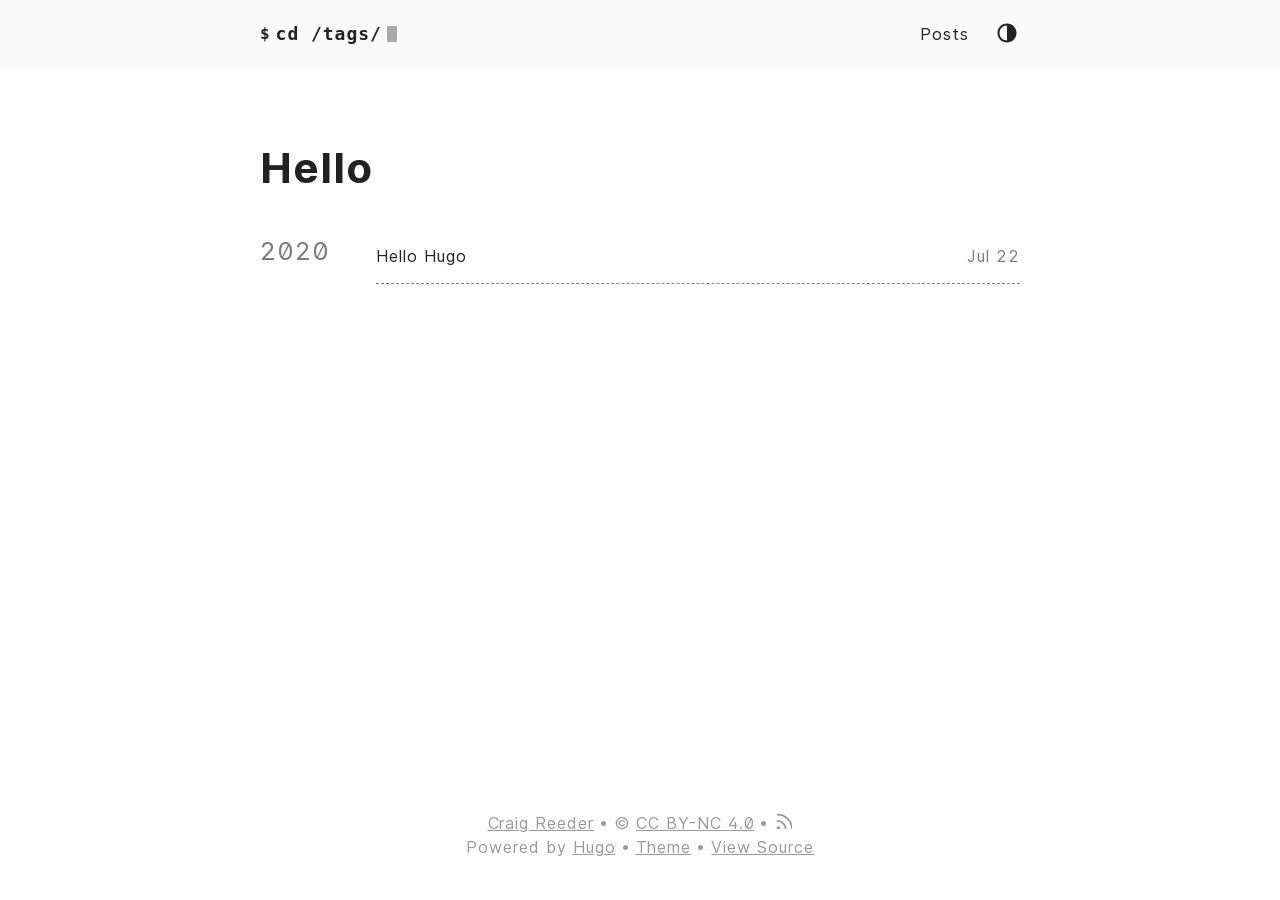
<file: tags/hello/index.html>
<!doctype html><html lang=en data-theme=light><head><meta charset=UTF-8><meta http-equiv=X-UA-Compatible content="ie=edge"><meta name=viewport content="width=device-width,initial-scale=1,shrink-to-fit=no"><meta name=author content="Craig Reeder "><meta name=description content><meta name=keywords content="homepage,blog,devops,automation,system administration,cloud,aws,ansible,terraform,portfolio"><meta name=robots content="noodp"><meta name=theme-color content><link rel=canonical href=https://abyss.dev/tags/hello/><title>Hello :: Craig Reeder</title><link rel=stylesheet href=/main.min.c5ee8e3b70120ed40d5149abab98e89cf073a02d7d912edf591c8bf8a8421935.css integrity="sha256-xe6OO3ASDtQNUUmrq5jonPBzoC19kS7fWRyL+KhCGTU=" crossorigin=anonymous><link rel=apple-touch-icon sizes=180x180 href=/apple-touch-icon.png><link rel=icon type=image/png sizes=32x32 href=/favicon-32x32.png><link rel=icon type=image/png sizes=16x16 href=/favicon-16x16.png><link rel=manifest href=/site.webmanifest><link rel=mask-icon href=/safari-pinned-tab.svg color><link rel="shortcut icon" href=/favicon.ico><meta name=msapplication-TileColor content><meta itemprop=name content="Hello"><meta itemprop=description content="Thoughts from a Cloud Engineer and DevOps Enthusiast"><meta itemprop=datePublished content="2020-07-22T00:00:00+00:00"><meta itemprop=dateModified content="2021-05-16T00:00:00+00:00"><meta itemprop=image content="https://cwr.io/"><meta name=twitter:card content="summary_large_image"><meta name=twitter:image content="https://cwr.io/"><meta name=twitter:title content="Hello"><meta name=twitter:description content="Thoughts from a Cloud Engineer and DevOps Enthusiast"><meta property="og:url" content="https://cwr.io/tags/hello/"><meta property="og:site_name" content="Craig Reeder"><meta property="og:title" content="Hello"><meta property="og:description" content="Thoughts from a Cloud Engineer and DevOps Enthusiast"><meta property="og:locale" content="en_us"><meta property="og:type" content="website"><meta property="og:image" content="https://cwr.io/"><link rel=alternate type=application/rss+xml href=https://cwr.io/tags/hello/index.xml title="Craig Reeder"><meta charset=UTF-8><meta http-equiv=X-UA-Compatible content="ie=edge"><meta name=viewport content="width=device-width,initial-scale=1,shrink-to-fit=no"><meta name=author content="Craig Reeder "><meta name=description content><meta name=keywords content="homepage,blog,devops,automation,system administration,cloud,aws,ansible,terraform,portfolio"><meta name=robots content="noodp"><meta name=theme-color content><link rel=canonical href=https://abyss.dev/tags/hello/><title>Hello :: Craig Reeder</title><link rel=stylesheet href=/main.min.c5ee8e3b70120ed40d5149abab98e89cf073a02d7d912edf591c8bf8a8421935.css integrity="sha256-xe6OO3ASDtQNUUmrq5jonPBzoC19kS7fWRyL+KhCGTU=" crossorigin=anonymous><link rel=apple-touch-icon sizes=180x180 href=/apple-touch-icon.png><link rel=icon type=image/png sizes=32x32 href=/favicon-32x32.png><link rel=icon type=image/png sizes=16x16 href=/favicon-16x16.png><link rel=manifest href=/site.webmanifest><link rel=mask-icon href=/safari-pinned-tab.svg color><link rel="shortcut icon" href=/favicon.ico><meta name=msapplication-TileColor content><meta itemprop=name content="Hello"><meta itemprop=description content="Thoughts from a Cloud Engineer and DevOps Enthusiast"><meta itemprop=datePublished content="2020-07-22T00:00:00+00:00"><meta itemprop=dateModified content="2021-05-16T00:00:00+00:00"><meta itemprop=image content="https://cwr.io/"><meta name=twitter:card content="summary_large_image"><meta name=twitter:image content="https://cwr.io/"><meta name=twitter:title content="Hello"><meta name=twitter:description content="Thoughts from a Cloud Engineer and DevOps Enthusiast"><meta property="og:url" content="https://cwr.io/tags/hello/"><meta property="og:site_name" content="Craig Reeder"><meta property="og:title" content="Hello"><meta property="og:description" content="Thoughts from a Cloud Engineer and DevOps Enthusiast"><meta property="og:locale" content="en_us"><meta property="og:type" content="website"><meta property="og:image" content="https://cwr.io/"><link rel=alternate type=application/rss+xml href=https://cwr.io/tags/hello/index.xml title="Craig Reeder"></head><body><div class=container><header class=header><span class=header__inner><a href=/ style=text-decoration:none><div class=logo><span class=logo__mark>$</span>
<span class=logo__text>cd /tags/</span>
<span class=logo__cursor style=background-color:#aaa></span></div></a><span class=header__right><nav class=menu><ul class=menu__inner><li><a href=/posts>Posts</a></li></ul></nav><span class=menu-trigger><svg viewBox="0 0 24 24"><path d="M0 0h24v24H0z" fill="none"/><path d="M3 18h18v-2H3v2zm0-5h18v-2H3v2zm0-7v2h18V6H3z"/></svg>
</span><span class="theme-toggle not-selectable"><svg class="theme-toggler" width="24" height="24" viewBox="0 0 48 48" fill="none"><path d="M22 41c10.4934.0 19-8.5066 19-19C41 11.5066 32.4934 3 22 3 11.5066 3 3 11.5066 3 22s8.5066 19 19 19zM7 22C7 13.7157 13.7157 7 22 7V37C13.7157 37 7 30.2843 7 22z"/></svg></span></span></span></header><div class=content><main class=posts><h1>Hello</h1><div class=posts-group><div class=post-year>2020</div><ul class=posts-list><li class=post-item><a href=https://cwr.io/posts/hello-hugo/ class=post-item-inner><span class=post-title>Hello Hugo</span>
<span class=post-day>Jul 22</span></a></li></ul></div><div class=pagination><div class=pagination__buttons></div></div></main></div><footer class=footer><div class=footer__inner><div class=footer__content><span><a href=https://cwr.io/>Craig Reeder</a></span>
<span>&copy; <a href=https://creativecommons.org/licenses/by-nc/4.0/ target=_blank rel=noopener>CC BY-NC 4.0</a></span>
<span><a href=https://cwr.io/posts/index.xml target=_blank title=rss><svg width="18" height="18" viewBox="0 0 20 20" fill="none" stroke="currentColor" stroke-width="2" stroke-linecap="round" stroke-linejoin="round" class="feather feather-rss"><path d="M4 11a9 9 0 019 9"/><path d="M4 4a16 16 0 0116 16"/><circle cx="5" cy="19" r="1"/></svg></a></span></div></div><div class=footer__inner><div class=footer__content><span>Powered by <a href=http://gohugo.io>Hugo</a></span><span><a href=https://github.com/abyss/hugo-theme-hello-abyss/>Theme</a></span><span><a href=https://github.com/abyss/abyss.dev>View Source</a></span></div></div></footer></div><script type=text/javascript src=/bundle.min.2e38cc4d60e87c209e60d65dc8d41c80f86df7e5b7dbb271e1138828fd01947fe6b0059ada907ccf2cf46d058e35cceee97aae699b4c74293cb27e7500349b1a.js integrity="sha512-LjjMTWDofCCeYNZdyNQcgPht9+W327Jx4ROIKP0BlH/msAWa2pB8zyz0bQWONczu6XquaZtMdCk8sn51ADSbGg=="></script></body></html>
</file>
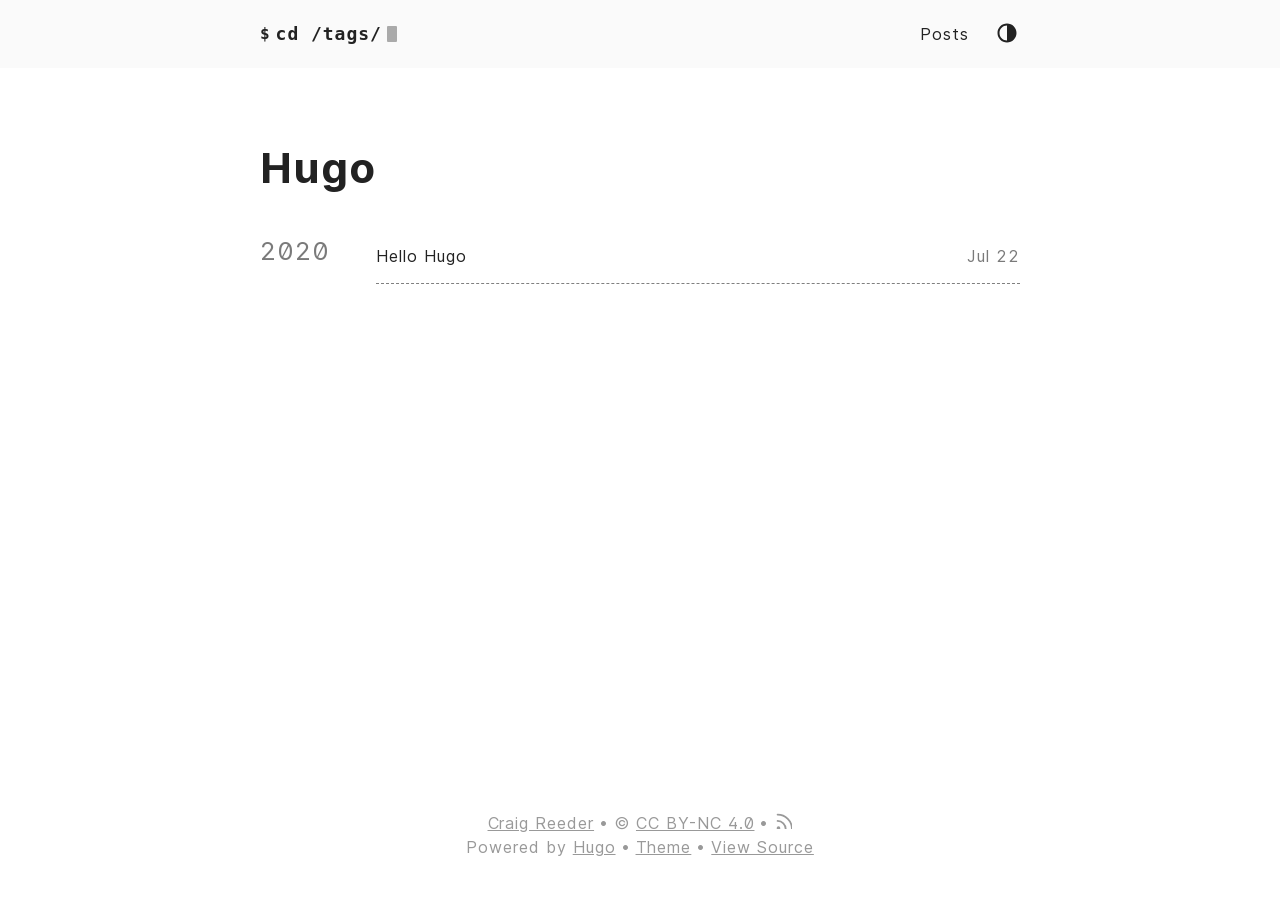
<file: tags/hugo/index.html>
<!doctype html><html lang=en data-theme=light><head><meta charset=UTF-8><meta http-equiv=X-UA-Compatible content="ie=edge"><meta name=viewport content="width=device-width,initial-scale=1,shrink-to-fit=no"><meta name=author content="Craig Reeder "><meta name=description content><meta name=keywords content="homepage,blog,devops,automation,system administration,cloud,aws,ansible,terraform,portfolio"><meta name=robots content="noodp"><meta name=theme-color content><link rel=canonical href=https://abyss.dev/tags/hugo/><title>Hugo :: Craig Reeder</title><link rel=stylesheet href=/main.min.c5ee8e3b70120ed40d5149abab98e89cf073a02d7d912edf591c8bf8a8421935.css integrity="sha256-xe6OO3ASDtQNUUmrq5jonPBzoC19kS7fWRyL+KhCGTU=" crossorigin=anonymous><link rel=apple-touch-icon sizes=180x180 href=/apple-touch-icon.png><link rel=icon type=image/png sizes=32x32 href=/favicon-32x32.png><link rel=icon type=image/png sizes=16x16 href=/favicon-16x16.png><link rel=manifest href=/site.webmanifest><link rel=mask-icon href=/safari-pinned-tab.svg color><link rel="shortcut icon" href=/favicon.ico><meta name=msapplication-TileColor content><meta itemprop=name content="Hugo"><meta itemprop=description content="Thoughts from a Cloud Engineer and DevOps Enthusiast"><meta itemprop=datePublished content="2020-07-22T00:00:00+00:00"><meta itemprop=dateModified content="2021-05-16T00:00:00+00:00"><meta itemprop=image content="https://cwr.io/"><meta name=twitter:card content="summary_large_image"><meta name=twitter:image content="https://cwr.io/"><meta name=twitter:title content="Hugo"><meta name=twitter:description content="Thoughts from a Cloud Engineer and DevOps Enthusiast"><meta property="og:url" content="https://cwr.io/tags/hugo/"><meta property="og:site_name" content="Craig Reeder"><meta property="og:title" content="Hugo"><meta property="og:description" content="Thoughts from a Cloud Engineer and DevOps Enthusiast"><meta property="og:locale" content="en_us"><meta property="og:type" content="website"><meta property="og:image" content="https://cwr.io/"><link rel=alternate type=application/rss+xml href=https://cwr.io/tags/hugo/index.xml title="Craig Reeder"><meta charset=UTF-8><meta http-equiv=X-UA-Compatible content="ie=edge"><meta name=viewport content="width=device-width,initial-scale=1,shrink-to-fit=no"><meta name=author content="Craig Reeder "><meta name=description content><meta name=keywords content="homepage,blog,devops,automation,system administration,cloud,aws,ansible,terraform,portfolio"><meta name=robots content="noodp"><meta name=theme-color content><link rel=canonical href=https://abyss.dev/tags/hugo/><title>Hugo :: Craig Reeder</title><link rel=stylesheet href=/main.min.c5ee8e3b70120ed40d5149abab98e89cf073a02d7d912edf591c8bf8a8421935.css integrity="sha256-xe6OO3ASDtQNUUmrq5jonPBzoC19kS7fWRyL+KhCGTU=" crossorigin=anonymous><link rel=apple-touch-icon sizes=180x180 href=/apple-touch-icon.png><link rel=icon type=image/png sizes=32x32 href=/favicon-32x32.png><link rel=icon type=image/png sizes=16x16 href=/favicon-16x16.png><link rel=manifest href=/site.webmanifest><link rel=mask-icon href=/safari-pinned-tab.svg color><link rel="shortcut icon" href=/favicon.ico><meta name=msapplication-TileColor content><meta itemprop=name content="Hugo"><meta itemprop=description content="Thoughts from a Cloud Engineer and DevOps Enthusiast"><meta itemprop=datePublished content="2020-07-22T00:00:00+00:00"><meta itemprop=dateModified content="2021-05-16T00:00:00+00:00"><meta itemprop=image content="https://cwr.io/"><meta name=twitter:card content="summary_large_image"><meta name=twitter:image content="https://cwr.io/"><meta name=twitter:title content="Hugo"><meta name=twitter:description content="Thoughts from a Cloud Engineer and DevOps Enthusiast"><meta property="og:url" content="https://cwr.io/tags/hugo/"><meta property="og:site_name" content="Craig Reeder"><meta property="og:title" content="Hugo"><meta property="og:description" content="Thoughts from a Cloud Engineer and DevOps Enthusiast"><meta property="og:locale" content="en_us"><meta property="og:type" content="website"><meta property="og:image" content="https://cwr.io/"><link rel=alternate type=application/rss+xml href=https://cwr.io/tags/hugo/index.xml title="Craig Reeder"></head><body><div class=container><header class=header><span class=header__inner><a href=/ style=text-decoration:none><div class=logo><span class=logo__mark>$</span>
<span class=logo__text>cd /tags/</span>
<span class=logo__cursor style=background-color:#aaa></span></div></a><span class=header__right><nav class=menu><ul class=menu__inner><li><a href=/posts>Posts</a></li></ul></nav><span class=menu-trigger><svg viewBox="0 0 24 24"><path d="M0 0h24v24H0z" fill="none"/><path d="M3 18h18v-2H3v2zm0-5h18v-2H3v2zm0-7v2h18V6H3z"/></svg>
</span><span class="theme-toggle not-selectable"><svg class="theme-toggler" width="24" height="24" viewBox="0 0 48 48" fill="none"><path d="M22 41c10.4934.0 19-8.5066 19-19C41 11.5066 32.4934 3 22 3 11.5066 3 3 11.5066 3 22s8.5066 19 19 19zM7 22C7 13.7157 13.7157 7 22 7V37C13.7157 37 7 30.2843 7 22z"/></svg></span></span></span></header><div class=content><main class=posts><h1>Hugo</h1><div class=posts-group><div class=post-year>2020</div><ul class=posts-list><li class=post-item><a href=https://cwr.io/posts/hello-hugo/ class=post-item-inner><span class=post-title>Hello Hugo</span>
<span class=post-day>Jul 22</span></a></li></ul></div><div class=pagination><div class=pagination__buttons></div></div></main></div><footer class=footer><div class=footer__inner><div class=footer__content><span><a href=https://cwr.io/>Craig Reeder</a></span>
<span>&copy; <a href=https://creativecommons.org/licenses/by-nc/4.0/ target=_blank rel=noopener>CC BY-NC 4.0</a></span>
<span><a href=https://cwr.io/posts/index.xml target=_blank title=rss><svg width="18" height="18" viewBox="0 0 20 20" fill="none" stroke="currentColor" stroke-width="2" stroke-linecap="round" stroke-linejoin="round" class="feather feather-rss"><path d="M4 11a9 9 0 019 9"/><path d="M4 4a16 16 0 0116 16"/><circle cx="5" cy="19" r="1"/></svg></a></span></div></div><div class=footer__inner><div class=footer__content><span>Powered by <a href=http://gohugo.io>Hugo</a></span><span><a href=https://github.com/abyss/hugo-theme-hello-abyss/>Theme</a></span><span><a href=https://github.com/abyss/abyss.dev>View Source</a></span></div></div></footer></div><script type=text/javascript src=/bundle.min.2e38cc4d60e87c209e60d65dc8d41c80f86df7e5b7dbb271e1138828fd01947fe6b0059ada907ccf2cf46d058e35cceee97aae699b4c74293cb27e7500349b1a.js integrity="sha512-LjjMTWDofCCeYNZdyNQcgPht9+W327Jx4ROIKP0BlH/msAWa2pB8zyz0bQWONczu6XquaZtMdCk8sn51ADSbGg=="></script></body></html>
</file>
